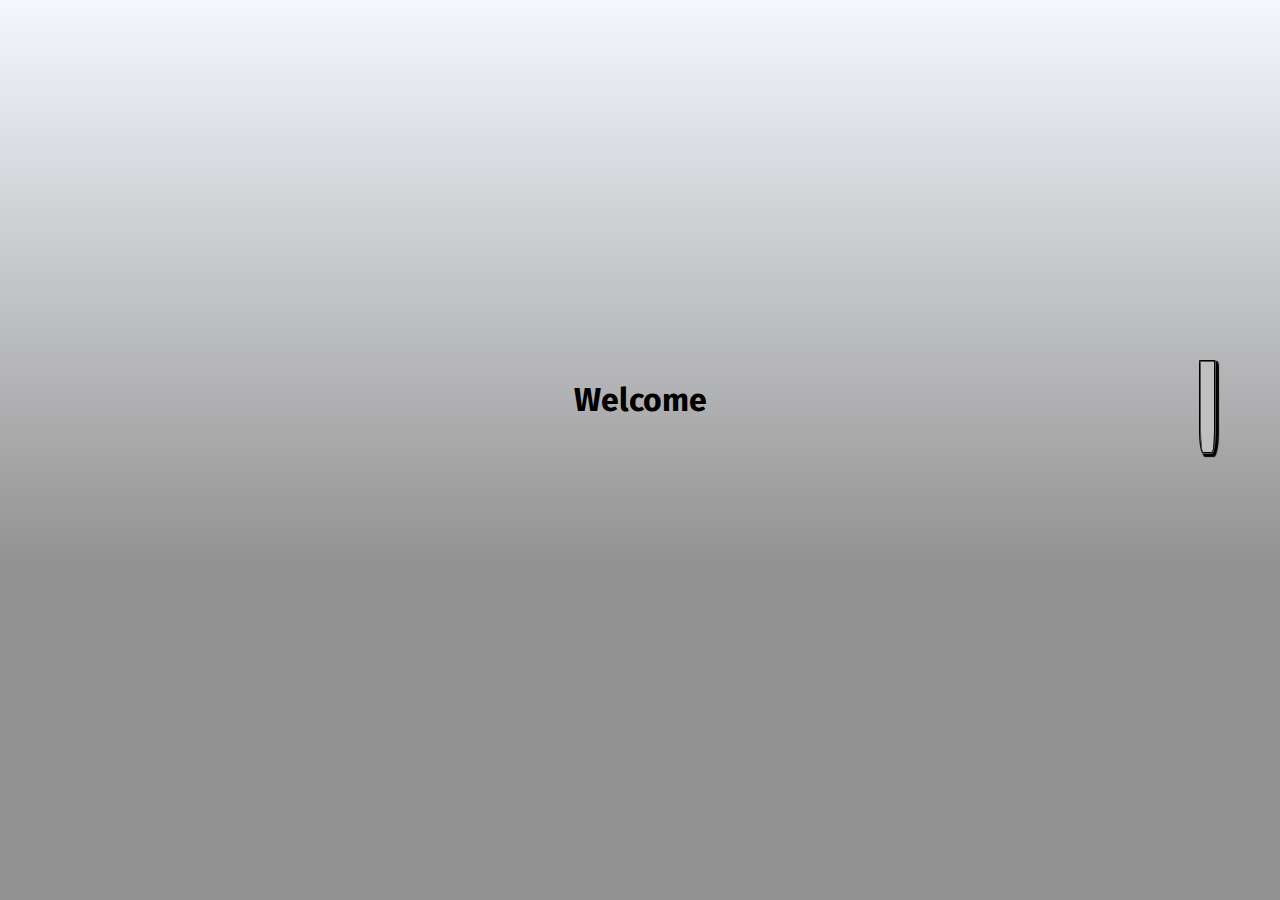
<file: index.html>
<!DOCTYPE html>
<html lang="en">
  <head>
    <meta charset="UTF-8" />
    <meta http-equiv="X-UA-Compatible" content="IE=edge" />
    <meta name="viewport" content="width=device-width, initial-scale=1.0" />
    <title>MyPortfolio</title>
    <link rel="stylesheet" href="./Styles/index.css" />
    <link
      href="https://fonts.googleapis.com/css2?family=Fira+Sans:wght@300&display=swap"
      rel="stylesheet"
    />
    <link
      rel="stylesheet"
      href="https://cdnjs.cloudflare.com/ajax/libs/font-awesome/5.15.3/css/all.min.css"
      integrity="sha512-iBBXm8fW90+nuLcSKlbmrPcLa0OT92xO1BIsZ+ywDWZCvqsWgccV3gFoRBv0z+8dLJgyAHIhR35VZc2oM/gI1w=="
      crossorigin="anonymous"
    />
  </head>
  <body>
    <div class="socialMedia">
      <a
        href="https://www.linkedin.com/in/andrei-sbirciog-128a7018a/"
        target="_blank"
      >
        <i class="fab fa-linkedin"></i>
      </a>
      <a href="https://github.com/xandrei08" target="_blank">
        <i class="fab fa-github"></i
      ></a>
    </div>
    <nav id="navC">
      <a class="navL" href="./views/index.html"> Home</a>
      <a class="navL" href="./views/about.html">About</a>
      <a class="navL" href="./views/portfolio.html">Showcase</a>
      <a class="navL" href="./views/contact.html">Contact</a>
    </nav>
    <div class="overLay">
      <div id="handle"></div>
      <h1 id="h1">Welcome</h1>
    </div>
    <main class="maindHeader">
      <div id="firstHeader">
        <h3 id="h3">Welcome</h3>
      </div>
      <div id="information">
        <h4 id="hello">Hello.</h4>
        <p id="pInfo">I'm Andrei</p>
      </div>
      <div class="mainOverlay">
        <p id="availableDate">22</p>
        <p id="availableMonth">Mar</p>
        <p id="availableText">Available</p>
        <p id="infoOverlay">Junior</p>
        <p id="infOverlay2">Front End</p>
        <p id="infoOverlay3">Developer</p>
      </div>
      <div id="verticalLine"></div>
      <div id="verticalLine2"></div>
      <div id="verticalLine3"></div>
    </main>

    <footer>
      <p id="footer">
        Programmed By:
        <span class="extra">Andrei Sbirciog / xandreix93@gmail.com</span>
      </p>
    </footer>
    <script src="https://cdnjs.cloudflare.com/ajax/libs/gsap/3.6.0/gsap.min.js"></script>
    <script src="./JS.files/loading.js"></script>
  </body>
</html>
</file>
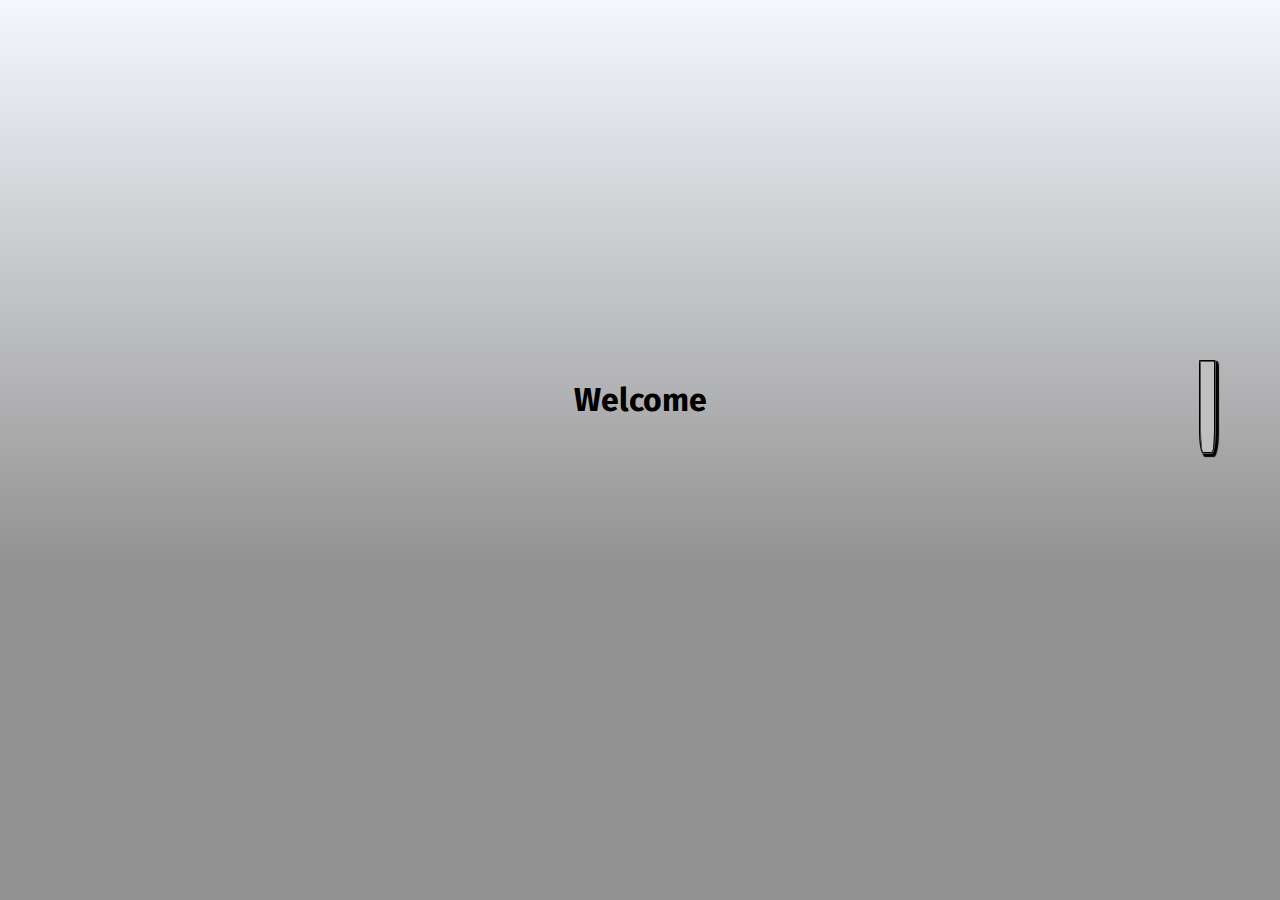
<file: views/index.html>
<!DOCTYPE html>
<html lang="en">
  <head>
    <meta charset="UTF-8" />
    <meta http-equiv="X-UA-Compatible" content="IE=edge" />
    <meta name="viewport" content="width=device-width, initial-scale=1.0" />
    <title>MyPortfolio</title>
    <link rel="stylesheet" href="../Styles/index.css" />
    <link
      href="https://fonts.googleapis.com/css2?family=Fira+Sans:wght@300&display=swap"
      rel="stylesheet"
    />
    <link
      rel="stylesheet"
      href="https://cdnjs.cloudflare.com/ajax/libs/font-awesome/5.15.3/css/all.min.css"
      integrity="sha512-iBBXm8fW90+nuLcSKlbmrPcLa0OT92xO1BIsZ+ywDWZCvqsWgccV3gFoRBv0z+8dLJgyAHIhR35VZc2oM/gI1w=="
      crossorigin="anonymous"
    />
  </head>
  <body>
    <div class="socialMedia">
      <a
        href="https://www.linkedin.com/in/andrei-sbirciog-128a7018a/"
        target="_blank"
      >
        <i class="fab fa-linkedin"></i>
      </a>
      <a href="https://github.com/xandrei08" target="_blank">
        <i class="fab fa-github"></i
      ></a>
    </div>
    <nav id="navC">
      <a class="navL" href="../views/index.html"> Home</a>
      <a class="navL" href="../views/about.html">About</a>
      <a class="navL" href="../views/portfolio.html">Showcase</a>
      <a class="navL" href="../views/contact.html">Contact</a>
    </nav>
    <div class="overLay">
      <div id="handle"></div>
      <h1 id="h1">Welcome</h1>
    </div>
    <main class="maindHeader">
      <div id="firstHeader">
        <h3 id="h3">Welcome</h3>
      </div>
      <div id="information">
        <h4 id="hello">Hello.</h4>
        <p id="pInfo">I'm Andrei</p>
      </div>
      <div class="mainOverlay">
        <p id="availableDate">22</p>
        <p id="availableMonth">Mar</p>
        <p id="availableText">Available</p>
        <p id="infoOverlay">Junior</p>
        <p id="infOverlay2">Front End</p>
        <p id="infoOverlay3">Developer</p>
      </div>
      <div id="verticalLine"></div>
      <div id="verticalLine2"></div>
      <div id="verticalLine3"></div>
    </main>

    <footer>
      <p id="footer">
        Programmed By:
        <span class="extra">Andrei Sbirciog / xandreix93@gmail.com</span>
      </p>
    </footer>
    <script src="https://cdnjs.cloudflare.com/ajax/libs/gsap/3.6.0/gsap.min.js"></script>
    <script src="../JS.files/loading.js"></script>
  </body>
</html>
</file>
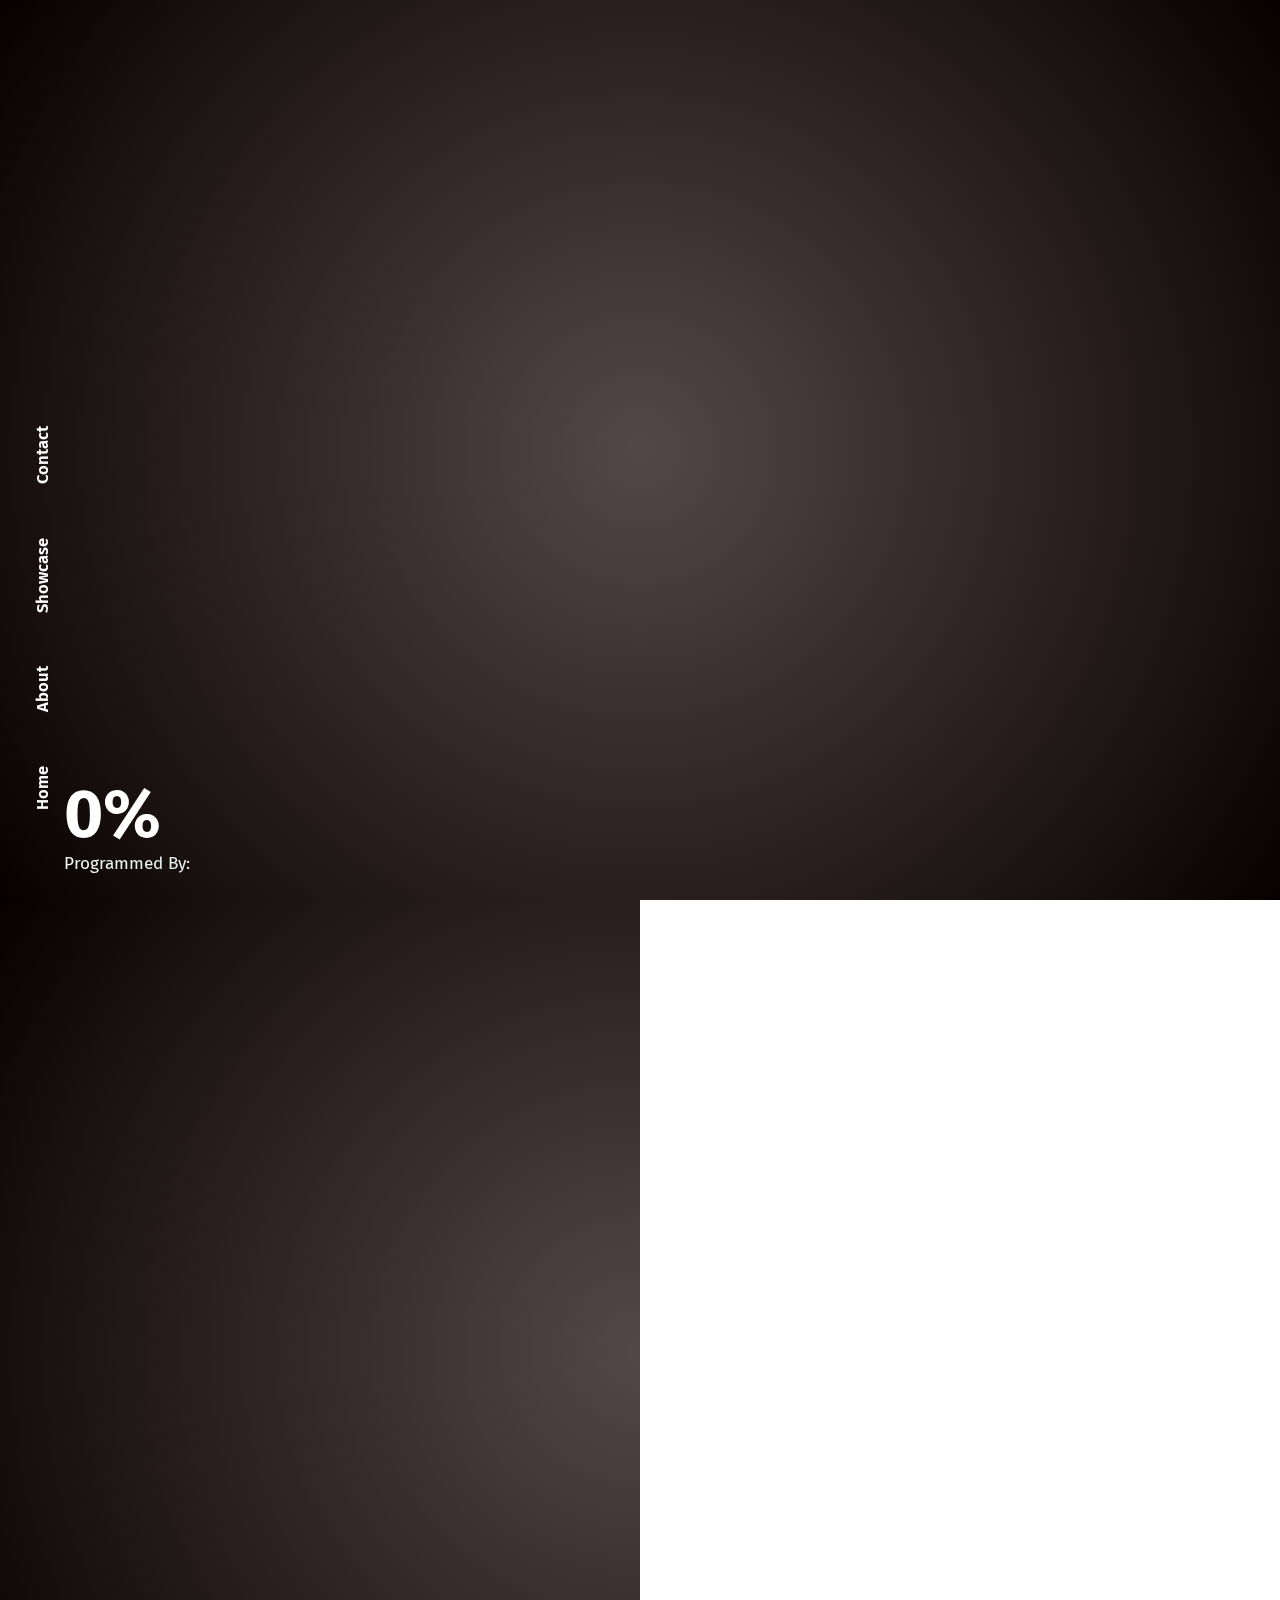
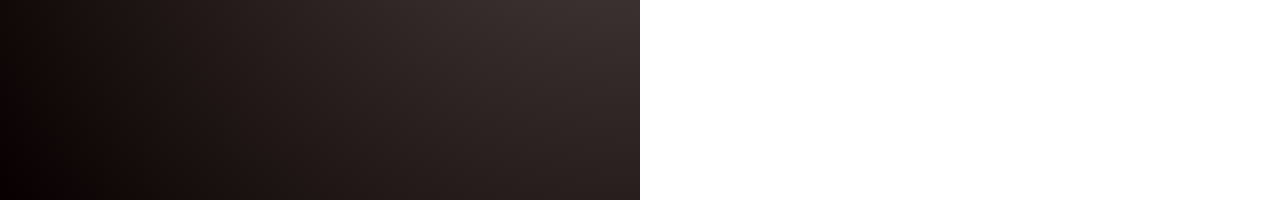
<file: views/about.html>
<!DOCTYPE html>
<html lang="en">
  <head>
    <meta charset="UTF-8" />
    <meta http-equiv="X-UA-Compatible" content="IE=edge" />
    <meta name="viewport" content="width=device-width, initial-scale=1.0" />
    <title>MyPortfolio</title>
    <link rel="stylesheet" href="../Styles/about.css" />
    <link
      href="https://fonts.googleapis.com/css2?family=Fira+Sans:wght@300&display=swap"
      rel="stylesheet"
    />
    <link
      rel="stylesheet"
      href="https://cdnjs.cloudflare.com/ajax/libs/font-awesome/5.15.3/css/all.min.css"
      integrity="sha512-iBBXm8fW90+nuLcSKlbmrPcLa0OT92xO1BIsZ+ywDWZCvqsWgccV3gFoRBv0z+8dLJgyAHIhR35VZc2oM/gI1w=="
      crossorigin="anonymous"
    />
  </head>
  <body>
    <div class="socialMedia">
      <a
        href="https://www.linkedin.com/in/andrei-sbirciog-128a7018a/"
        target="_blank"
      >
        <i class="fab fa-linkedin"></i>
      </a>
      <a href="https://github.com/xandrei08" target="_blank">
        <i class="fab fa-github"></i
      ></a>
    </div>
    <nav id="navC">
      <a class="navL" href="../views/index.html">Home</a>
      <a class="navL" href="../views/about.html">About</a>
      <a class="navL" href="../views/portfolio.html">Showcase</a>
      <a class="navL" href="../views/contact.html">Contact</a>
    </nav>
    <h1 class="counterHeader">0%</h1>
    <div class="main">
      <div class="leftWrapper">
        <h2 id="h2">Few things about me!</h2>
        <p id="pFirst">
          I am passionate about learning the latest and greatest technologies
          wheter that is front-end or even back-end.Also in terms of work and
          engagement of a project,always i am trying to give my best and
          acomplish them before the deadlines.
        </p>
        <p id="pSecond">
          Considering that the world is in a continueing changing,the chance of
          improving the digital world through nowadays technology driven my
          desire to step forward and improve my learnt skills to the next level,
          in purpose of offering a better experience for people that interact
          with it.
        </p>
      </div>
      <div class="rightWrapper">
        <h3 class="subtitle">My Skills</h3>
        <ul class="skill">
          <a class="skills"> HTML</a>
          <a class="skills"> CSS</a>
          <a class="skills"> BootStrap</a>
          <a class="skills"> JavaScript</a>
          <a class="skills"> Vanila ES6</a>
          <a class="skills">GSAP</a>
        </ul>
        <p class="desc">
          I started to explore this world as a hobby since 2018,then in 2019 I
          managed to get a place at Coventry University, BSc Computing Sciences
          up to 2020.During that year 2019-2020 i've been studied:
        </p>
        <ul class="skillsCC">
          <a id="skillsC"> Networking</a>
          <a id="skillsC"> Cyber Security</a>
          <a id="skillsC"> Operating Systems</a>
          <a id="skillsC"> Programming (Phyton)</a>
        </ul>
        <ol id="boxes">
          <a class="box1">Since</a>
          <a class="box2">October 2020</a>
          <a class="box3">to current date</a>
          <a class="box4"> I have been taught </a>
          <a class="box5"> by Personal Mentor</a>
        </ol>
      </div>
    </div>
    <footer>
      <p id="footer">
        Programmed By:
        <span class="extra">Andrei Sbirciog / xandreix93@gmail.com</span>
      </p>
    </footer>
    <script src="https://cdnjs.cloudflare.com/ajax/libs/gsap/3.6.0/gsap.min.js"></script>
    <script src="../JS.files/aboutGSAp.js"></script>
  </body>
</html>
</file>
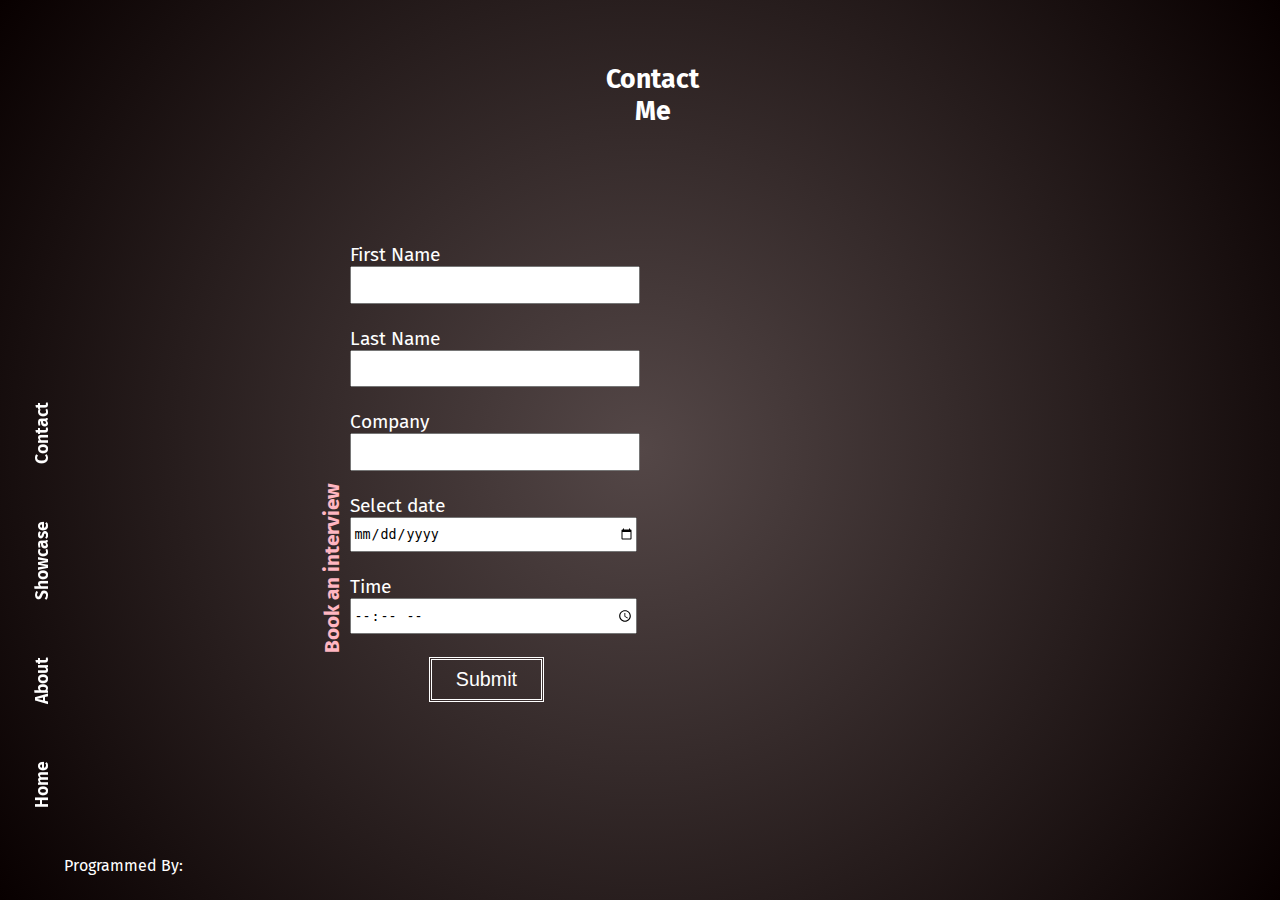
<file: views/contact.html>
<!DOCTYPE html>
<html lang="en">
  <head>
    <meta charset="UTF-8" />
    <meta http-equiv="X-UA-Compatible" content="IE=edge" />
    <meta name="viewport" content="width=device-width, initial-scale=1.0" />
    <title>MyPortfolio</title>
    <link rel="stylesheet" href="../Styles/contact.css" />
    <link rel="preconnect" href="https://fonts.gstatic.com" />
    <link rel="preconnect" href="https://fonts.gstatic.com" />
    <link
      href="https://fonts.googleapis.com/css2?family=Fira+Sans:wght@300&display=swap"
      rel="stylesheet"
    />
    <link
      rel="stylesheet"
      href="https://cdnjs.cloudflare.com/ajax/libs/font-awesome/5.15.3/css/all.min.css"
      integrity="sha512-iBBXm8fW90+nuLcSKlbmrPcLa0OT92xO1BIsZ+ywDWZCvqsWgccV3gFoRBv0z+8dLJgyAHIhR35VZc2oM/gI1w=="
      crossorigin="anonymous"
    />
  </head>
  <div class="socialMedia">
    <a
      href="https://www.linkedin.com/in/andrei-sbirciog-128a7018a/"
      target="_blank"
    >
      <i class="fab fa-linkedin"></i>
    </a>
    <a href="https://github.com/xandrei08" target="_blank">
      <i class="fab fa-github"></i
    ></a>
  </div>
  <body>
    <nav id="navC">
      <a class="navL" href="./views/index.html">Home</a>
      <a class="navL" href="./views/about.html">About</a>
      <a class="navL" href="./views/portfolio.html">Showcase</a>
      <a class="navL" href="./views/contact.html">Contact</a>
    </nav>
    <div id="platforms">
      <h1>Skype id: xandreis93@gmail.com</h1>
      <h1>Zoom id: xandreix93@gmail.com</h1>
    </div>
    <div class="contactMe">
      <h1 id="firstH">Contact Me</h1>
    </div>
    <div class="mainContent">
      <div class="bookMe">
        <form class="contact-form" id="contactForm">
          <label for="firstName">
            First Name <br />
            <input type="text" id="firstName" required /> </label
          ><br /><br />
          <label for="lastName">
            Last Name <br />
            <input type="text" id="lastName" required /> </label
          ><br /><br />
          <label for="company"
            >Company <br />
            <input type="text" id="company" required />
          </label>
          <br /><br />
          <label for="date">
            Select date <br />
            <input type="date" id="date" required /> </label
          ><br /><br />
          <label for="time"
            >Time <br />
            <input type="time" id="time" required />
          </label>
          <h4 id="secondH">Book an interview</h4>
          <br /><br />
          <input type="submit" id="submit" value="Submit" />
        </form>
      </div>
      <div class="cards">
        <div id="card1">
          <h2 id="cardsHeader">What's Next?</h2>
          <p id="p1">
            First of all i would like to thank you for visiting my portfolio. If
            you booked me through that form please take in consideration that is
            an online interview.
          </p>
        </div>
        <div id="card2">
          <h3 id="cardsHeader2">Prefer to call?</h3>
          <p id="p2">
            Ro Mobile: +40 758718999 <br />
            UK Mobile: +44 7424131617
          </p>
        </div>
      </div>
    </div>
    <footer>
      <p id="footer">
        Programmed By:
        <span class="extra">Andrei Sbirciog / xandreix93@gmail.com</span>
      </p>
    </footer>
    <script src="https://cdnjs.cloudflare.com/ajax/libs/gsap/3.6.0/gsap.min.js"></script>
    <script src="../JS.files/contact.js"></script>
    <script type="module" src="../JS.files/contactForm.js"></script>
  </body>
</html>
</file>
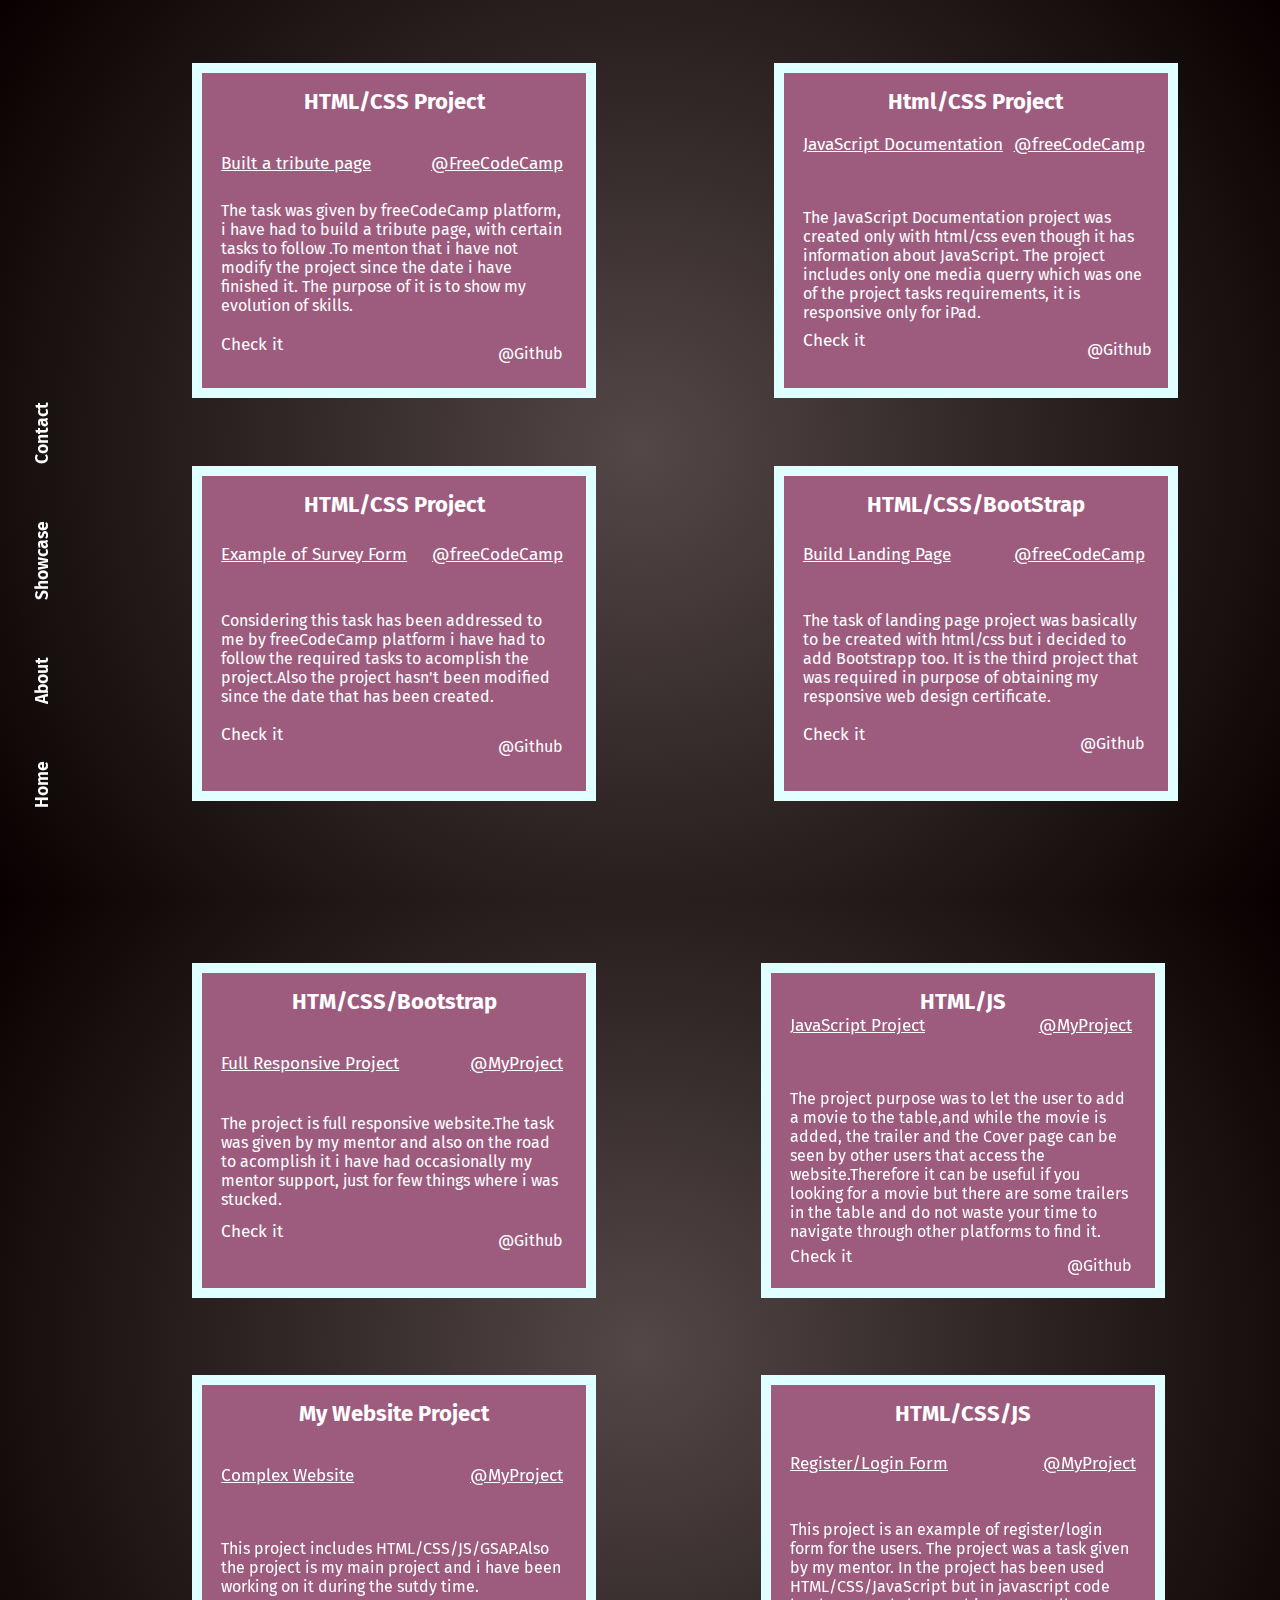
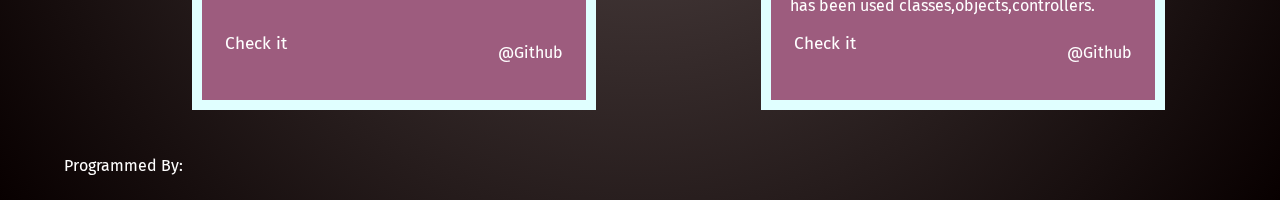
<file: views/portfolio.html>
<!DOCTYPE html>
<html lang="en">
  <head>
    <meta charset="UTF-8" />
    <meta http-equiv="X-UA-Compatible" content="IE=edge" />
    <meta name="viewport" content="width=device-width, initial-scale=1.0" />
    <title>MyPortfolio</title>
    <link rel="stylesheet" href="../Styles/portfolio.css" />
    <link
      href="https://fonts.googleapis.com/css2?family=Fira+Sans:wght@300&display=swap"
      rel="stylesheet"
    />
    <link
      rel="stylesheet"
      href="https://cdnjs.cloudflare.com/ajax/libs/font-awesome/5.15.3/css/all.min.css"
      integrity="sha512-iBBXm8fW90+nuLcSKlbmrPcLa0OT92xO1BIsZ+ywDWZCvqsWgccV3gFoRBv0z+8dLJgyAHIhR35VZc2oM/gI1w=="
      crossorigin="anonymous"
    />
  </head>
  <div class="socialMedia">
    <a
      href="https://www.linkedin.com/in/andrei-sbirciog-128a7018a/"
      target="_blank"
    >
      <i class="fab fa-linkedin"></i>
    </a>
    <a href="https://github.com/xandrei08" target="_blank">
      <i class="fab fa-github"></i
    ></a>
  </div>
  <body>
    <nav id="navC">
      <a class="navL" href="../views/index.html">Home</a>
      <a class="navL" href="../views/about.html">About</a>
      <a class="navL" href="../views/portfolio.html">Showcase</a>
      <a class="navL" href="../views/contact.html">Contact</a>
    </nav>
    <div class="wrapper">
      <div id="projects">
        <h1 id="hP">P</h1>
        <h1 id="hR">R</h1>
        <h1 id="hO">O</h1>
        <h1 id="hJ">J</h1>
        <h1 id="hE">E</h1>
        <h1 id="hC">C</h1>
        <h1 id="hT">T</h1>
        <h1 id="hS">S</h1>
      </div>
      <section class="panel" id="one">
        <div id="card1">
          <h1>HTML/CSS Project</h1>
          <p id="p1">Built a tribute page</p>
          <p id="p2">@FreeCodeCamp</p>
          <p id="p3">
            The task was given by freeCodeCamp platform, i have had to build a
            tribute page, with certain tasks to follow .To menton that i have
            not modify the project since the date i have finished it. The
            purpose of it is to show my evolution of skills.
          </p>
          <p id="git">@Github</p>
          <a
            href="https://xandrei08.github.io/TributePage/"
            id="btn1"
            target="_blank"
            >Check it</a
          >
        </div>
        <div id="card2">
          <h1>HTML/CSS Project</h1>
          <p id="p4">Example of Survey Form</p>
          <p id="p5">@freeCodeCamp</p>
          <p id="p6">
            Considering this task has been addressed to me by freeCodeCamp
            platform i have had to follow the required tasks to acomplish the
            project.Also the project hasn't been modified since the date that
            has been created.
          </p>
          <a
            href="https://xandrei08.github.io/Survey-Form/"
            id="btn2"
            target="_blank"
            >Check it</a
          >
          <p id="git2">@Github</p>
        </div>
        <div id="card3">
          <h1>HTML/CSS/BootStrap</h1>
          <p id="p7">Build Landing Page</p>
          <p id="p8">@freeCodeCamp</p>
          <p id="p9">
            The task of landing page project was basically to be created with
            html/css but i decided to add Bootstrapp too. It is the third
            project that was required in purpose of obtaining my responsive web
            design certificate.
          </p>
          <a
            href="https://xandrei08.github.io/LandingPage/"
            id="btn3"
            target="_blank"
            >Check it</a
          >
          <p id="git3">@Github</p>
        </div>
        <div id="card4">
          <h1>Html/CSS Project</h1>
          <p id="p10">JavaScript Documentation</p>
          <p id="p11">@freeCodeCamp</p>
          <p id="p12">
            The JavaScript Documentation project was created only with html/css
            even though it has information about JavaScript. The project
            includes only one media querry which was one of the project tasks
            requirements, it is responsive only for iPad.
          </p>
          <a href="https://xandrei08.github.io/JsDoc/" id="btn4" target="_blank"
            >Check it</a
          >
          <p id="git4">@Github</p>
        </div>
      </section>
      <section class="panel" id="two">
        <div id="card5">
          <h1>HTM/CSS/Bootstrap</h1>
          <p id="p13">Full Responsive Project</p>
          <p id="p14">@MyProject</p>
          <p id="p15">
            The project is full responsive website.The task was given by my
            mentor and also on the road to acomplish it i have had occasionally
            my mentor support, just for few things where i was stucked.
          </p>
          <a
            href="https://xandrei08.github.io/CompanyProject/"
            id="btn5"
            target="_blank"
            >Check it</a
          >
          <p id="git5">@Github</p>
        </div>
        <div id="card6">
          <h1>HTML/JS</h1>
          <p id="p16">JavaScript Project</p>
          <p id="p17">@MyProject</p>
          <p id="p18">
            The project purpose was to let the user to add a movie to the
            table,and while the movie is added, the trailer and the Cover page
            can be seen by other users that access the website.Therefore it can
            be useful if you looking for a movie but there are some trailers in
            the table and do not waste your time to navigate through other
            platforms to find it.
          </p>
          <a href="https://xandrei08.github.io/JsMov/" id="btn6" target="_blank"
            >Check it</a
          >
          <p id="git6">@Github</p>
        </div>
        <div id="card7">
          <h1>HTML/CSS/JS</h1>
          <p id="p19">Register/Login Form</p>
          <p id="p20">@MyProject</p>
          <p id="p21">
            This project is an example of register/login form for the users. The
            project was a task given by my mentor. In the project has been used
            HTML/CSS/JavaScript but in javascript code has been used
            classes,objects,controllers.
          </p>
          <a
            href="https://xandrei08.github.io/Register-Login/"
            id="btn7"
            target="_blank"
            >Check it</a
          >
          <p id="git7">@Github</p>
        </div>
        <div id="card8">
          <h1>My Website Project</h1>
          <p id="p22">Complex Website</p>
          <p id="p23">@MyProject</p>
          <p id="p24">
            This project includes HTML/CSS/JS/GSAP.Also the project is my main
            project and i have been working on it during the sutdy time.
          </p>
          <a href="http://andreimyportfolio.online/" id="btn8" target="_blank"
            >Check it</a
          >
          <pd id="git8">@Github</pd>
        </div>
        <footer>
          <p id="footer">
            Programmed By:
            <span class="extra">Andrei Sbirciog / xandreix93@gmail.com</span>
          </p>
        </footer>
      </section>
    </div>
    <script src="https://cdnjs.cloudflare.com/ajax/libs/gsap/3.6.0/gsap.min.js"></script>
    <script src="../JS.files/portfolio.js"></script>
  </body>
</html>
</file>
<file: Styles/index.css>
body {
  height: 100vh;
  width: 100vw;
  font-family: "Fira Sans", sans-serif;
  background: rgb(84, 71, 71);
  background: radial-gradient(
    circle,
    rgba(84, 71, 71, 1) 0%,
    rgba(8, 0, 0, 1) 100%
  );
  overflow: hidden;
  margin: 0;
  padding: 0;
}
.socialMedia {
  position: absolute;
  right: 2%;
  top: 5%;
  font-size: calc(20px + 0.5em);
}

.socialMedia a {
  color: #fff;
  text-decoration: none;
}
/*Navbar Style*/
#navC {
  position: fixed;
  transform-origin: 0 0;
  transform: rotate(-90deg);
  left: 2.5%;
  bottom: 5vh;
  opacity: 0;
  transition: all 0.5s ease-in-out;
}
.navL {
  display: inline-block;
  text-decoration: none;
  color: #fff;
  padding: 0 1.5em;
  font-size: calc(16px + 0.1em);
  font-weight: 600;
}
a.navL:hover {
  transform: translateY(-12%);
  transition: all 0.4s ease-in-out;
}
/* Loading Page style*/
.overLay {
  position: relative;
  height: 100%;
  width: 100%;
  opacity: 1;
  transition: all 1.5s ease;
  background: rgb(244, 248, 254);
  background: linear-gradient(
    180deg,
    rgba(244, 248, 254, 1) 0%,
    rgba(147, 146, 146, 1) 63%
  );
}

#handle {
  cursor: grab;
  position: absolute;
  height: 10vh;
  width: 1vw;
  top: 40%;
  right: 5%;
  border: 2px groove black;
  background: #c0c0c0;
  border-bottom-right-radius: 25%;
  border-bottom-left-radius: 25%;
  border-top-left-radius: 5%;
  border-top-right-radius: 5%;
  box-shadow: 2px 2px 1px 1px;
  transition: all 1s ease;
}
#h1 {
  position: absolute;
  top: 40%;
  left: 50%;
  transform: translateX(-50%);
  opacity: 1;
  transition: all 1s ease-in-out;
}
/*Welcome Box style */

.maindHeader {
  display: none;
}
#firstHeader {
  position: absolute;
  display: none;
  top: 5%;
  left: 5%;
  width: 10%;
  height: 10%;
  text-align: center;
  border-radius: 10px;
  border: 3px solid #f5f3ce;
  box-shadow: 5px 5px 0 0 #f5f3ce;
  animation: firstHeaderAnimation 3.5s 1;
  animation-fill-mode: both;
  opacity: 0;
}

@keyframes firstHeaderAnimation {
  0% {
    transform: scale(0);
  }

  100% {
    transform: scale(1) rotate(360deg);
  }
}
#h3 {
  color: #fff;
  font-size: calc(25px + 0.1em);
  display: none;
  transition: all 1s ease;
}
/* Main Home Content */
#information {
  position: relative;
}
#hello {
  position: absolute;
  top: 5vh;
  left: 18vw;
  font-size: calc(80px + 1em);
  color: #fff;
  opacity: 0;
}

#pInfo {
  position: absolute;
  top: 22vh;
  left: 18vw;
  font-size: calc(80px + 1em);
  opacity: 0;
}
@supports (-webkit-text-stroke: 5px #fff) {
  #pInfo {
    -webkit-text-stroke: 1px #fff;
  }
}
/* Junior Front End Developer available from 22*/
.mainOverlay {
  position: absolute;
  left: 18vw;
  bottom: 10%;
  width: 16vw;
  height: 32vh;
  border-top-left-radius: 50%;
  border-bottom-left-radius: 50%;
  border-bottom-right-radius: 50%;
  border: 5px solid #f5f3ce;
  border-right-width: 0;
  border-top-width: 0;
  animation: overlay2 5s 1;
  transition: all 1s ease;
}

@keyframes overlay2 {
  0% {
    border-top-left-radius: 50%;
    border-bottom-left-radius: 50%;
    border-bottom-right-radius: 50%;
    border: 5px solid #f5f3ce;
    border-right-width: 0;
    border-top-width: 0;
    transform: scale(0);
  }
  10% {
    border-top-left-radius: 50%;
    border-bottom-left-radius: 50%;
    border-bottom-right-radius: 50%;
    border: 5px solid greenyellow;
    border-right-width: 0;
    border-top-width: 0;
  }
  20% {
    border-top-left-radius: 50%;
    border-bottom-left-radius: 50%;
    border-bottom-right-radius: 50%;
    border: 5px solid #6723b6;
    border-right-width: 0;
    border-top-width: 0;
  }
  30% {
    border-top-left-radius: 50%;
    border-bottom-left-radius: 50%;
    border-bottom-right-radius: 50%;
    border: 5px solid #d82561;
    border-right-width: 0;
    border-top-width: 0;
  }
  40% {
    border-top-left-radius: 50%;
    border-bottom-left-radius: 50%;
    border-bottom-right-radius: 50%;
    border: 5px solid #614064;
    border-right-width: 0;
    border-top-width: 0;
  }
  50% {
    border-top-left-radius: 50%;
    border-bottom-left-radius: 50%;
    border-bottom-right-radius: 50%;
    border: 5px solid #2299a8;
    border-right-width: 0;
    border-top-width: 0;
  }
  80% {
    border-top-left-radius: 50%;
    border-bottom-left-radius: 50%;
    border-bottom-right-radius: 50%;
    border: 5px solid #ff551c;
    border-right-width: 0;
    border-top-width: 0;
    transform: scale(1);
  }
  100% {
    border-top-left-radius: 50%;
    border-bottom-left-radius: 50%;
    border-bottom-right-radius: 50%;
    border: 5px solid #f5f3ce;
    border-right-width: 0;
    border-top-width: 0;
  }
}
/* available dates */
#availableDate {
  color: #fff;
  position: absolute;
  left: 65%;
  top: -45%;
  font-size: calc(90px + 1em);
}
#availableMonth {
  color: #fff;
  position: absolute;
  left: 108%;
  top: 2%;
  font-size: calc(30px + 0.2em);
}
#availableText {
  color: #fff;
  position: absolute;
  left: 106%;
  top: 27%;
}

#infoOverlay {
  color: #fff;
  position: absolute;
  font-size: calc(40px + 0.1em);
  left: 20%;
  top: 5%;
  opacity: 0;
}

#infOverlay2 {
  color: #fff;
  position: absolute;
  font-size: calc(40px + 0.1em);
  left: 20%;
  top: 22%;
  opacity: 0;
}
#infoOverlay3 {
  color: #fff;
  position: absolute;
  font-size: calc(40px + 0.1em);
  left: 20%;
  top: 40%;
  opacity: 0;
}
/*Vertical Lines  */

#verticalLine {
  position: absolute;
  right: 10vw;
  background-color: #fff;
  height: 90vh;
  width: 1vw;
  transform: translateY(-100%);
}
#verticalLine2 {
  position: absolute;
  right: 15vw;
  background-color: #fff;
  height: 90vh;
  width: 1vw;
  transform: translateY(-100%);
}
#verticalLine3 {
  position: absolute;
  right: 20vw;
  background-color: #fff;
  height: 90vh;
  width: 1vw;
  transform: translateY(-100%);
}
/* footer side */
footer > p {
  position: absolute;
  bottom: 1%;
  left: 5%;
  color: #fff;
  display: none;
}
.extra {
  position: absolute;
  right: -50vw;
  display: none;
  cursor: pointer;
}

footer > p:hover .extra {
  display: inline-block;
}

/* Media QUeries */

@media only screen and (min-width: 320px) and (max-width: 568px) {
  .navL {
    display: inline-block;
    text-decoration: none;
    padding: 0 1.5em;
    font-size: calc(10px + 0.1em);
    font-weight: 600;
  }
  .socialMedia {
    position: absolute;
    left: 5%;
    top: 12%;
    font-size: calc(10px + 0.5em);
  }

  .socialMedia a {
    color: #fff;
  }

  #firstHeader {
    position: absolute;
    display: none;
    top: 5%;
    left: 5%;
    width: 13%;
    height: 3%;
    text-align: center;
    border-radius: 10px;
    border: 3px double #f5f3ce;
    box-shadow: 1px 1px 0 0 #f5f3ce;
    animation: firstHeaderAnimation 3.5s 1;
    animation-fill-mode: both;
    opacity: 0;
  }
  #h3 {
    position: absolute;
    margin-top: 5%;
    font-size: calc(8px + 0.1em);
    display: none;
    transition: all 1s ease;
  }

  #hello {
    position: absolute;
    top: 13vh;
    left: 21vw;
    font-size: calc(20px + 1em);
    color: #fff;
  }
  #pInfo {
    position: absolute;
    top: 24vh;
    left: 22vw;
    font-size: calc(20px + 0.5em);
    opacity: 0;
  }
  @supports (-webkit-text-stroke: 5px #fff) {
    #pInfo {
      -webkit-text-stroke: 0.2px #fff;
    }
  }
  .mainOverlay {
    position: absolute;
    left: 18vw;
    bottom: 20%;
    width: 30vw;
    height: 15vh;
    border-top-left-radius: 50%;
    border-bottom-left-radius: 50%;
    border-bottom-right-radius: 50%;
    border: 5px solid #f5f3ce;
    border-right-width: 0;
    border-top-width: 0;
    animation: overlay2 5s 1;
    transition: all 1s ease;
  }
  #availableDate {
    left: 82%;
    top: -45%;
    font-size: calc(20px + 1em);
  }
  #availableMonth {
    left: 120%;
    top: -15%;
    font-size: calc(20px + 0.2em);
  }
  #availableText {
    position: absolute;
    font-size: calc(10px + 0.1em);
    left: 106%;
    top: 22%;
  }
  #infoOverlay {
    position: absolute;
    font-size: calc(18px + 0.1em);
    left: 22%;
    top: -3%;
    opacity: 0;
  }
  #infOverlay2 {
    position: absolute;
    font-size: calc(13px + 0.1em);
    left: 20%;
    top: 32%;
    opacity: 0;
  }
  #infoOverlay3 {
    position: absolute;
    font-size: calc(13px + 0.1em);
    left: 20%;
    top: 50%;
    opacity: 0;
  }
  footer > p {
    position: absolute;
    bottom: 1%;
    left: 5%;
    display: none;
    font-size: calc(10px + 0.1em);
  }
  .extra {
    position: absolute;
    right: -60vw;
    display: none;
    cursor: pointer;
    font-size: calc(8px + 0.1em);
  }
}

@media only screen and (min-width: 375px) and (max-width: 667px) {
  #h3 {
    position: absolute;
    margin-top: 8%;
    margin-left: 7%;
    font-size: calc(8px + 0.1em);
    display: none;
    transition: all 1s ease;
  }
  #pInfo {
    top: 22vh;
  }
  #availableDate {
    left: 82%;
    top: -45%;
  }
  #availableMonth {
    left: 116%;
    top: -21%;
  }
  #availableText {
    left: 106%;
    top: 15%;
  }
}

@media only screen and (min-width: 570px) and (max-width: 744px) {
  .navL {
    font-size: calc(13px + 0.1em);
  }
  .socialMedia {
    left: 5%;
    top: 12%;
    font-size: calc(10px + 0.5em);
  }

  #firstHeader {
    top: 5%;
    left: 5%;
    width: 13%;
    height: 3%;
    text-align: center;
    border-radius: 10px;
    border: 3px double #f5f3ce;
    box-shadow: 1px 1px 0 0 #f5f3ce;
  }
  #h3 {
    margin-top: 5%;
    margin-left: 12%;
    font-size: calc(12px + 0.1em);
  }

  #hello {
    top: 13vh;
    left: 21vw;
    font-size: calc(40px + 1em);
  }
  #pInfo {
    top: 25vh;
    left: 21vw;
    font-size: calc(35px + 0.5em);
  }
  @supports (-webkit-text-stroke: 5px #fff) {
    #pInfo {
      -webkit-text-stroke: 0.2px #fff;
    }
  }
  .mainOverlay {
    left: 18vw;
    bottom: 20%;
    width: 26vw;
    height: 15vh;
    border-top-left-radius: 50%;
    border-bottom-left-radius: 50%;
    border-bottom-right-radius: 50%;
    border: 5px solid #f5f3ce;
    border-right-width: 0;
    border-top-width: 0;
  }
  #availableDate {
    left: 75%;
    top: -45%;
    font-size: calc(30px + 1em);
  }
  #availableMonth {
    left: 106%;
    top: -15%;
    font-size: calc(25px + 0.2em);
  }
  #availableText {
    font-size: calc(18px + 0.1em);
    left: 106%;
    top: 17%;
  }
  #infoOverlay {
    font-size: calc(22px + 0.1em);
    left: 20%;
    top: -2%;
  }
  #infOverlay2 {
    font-size: calc(22px + 0.1em);
    left: 20%;
    top: 20%;
  }
  #infoOverlay3 {
    font-size: calc(22px + 0.1em);
    left: 20%;
    top: 40%;
  }
  footer > p {
    font-size: calc(12px + 0.1em);
  }
  .extra {
    font-size: calc(12px + 0.1em);
  }
}

@media only screen and (min-width: 745px) and (max-width: 1024px) {
  .navL {
    padding: 0 1.5em;
    font-size: calc(15px + 0.1em);
  }
  .socialMedia {
    left: 5%;
    top: 14%;
    font-size: calc(14px + 0.5em);
  }

  #firstHeader {
    top: 5%;
    left: 5%;
    width: 20%;
    height: 5%;
    border-radius: 10px;
    border: 3px double #f5f3ce;
    box-shadow: 3px 3px 0 0 #f5f3ce;
  }
  #h3 {
    margin-top: 0%;
    margin-left: 9%;
    font-size: calc(22px + 0.5em);
  }
  #hello {
    top: 13vh;
    left: 21vw;
    font-size: calc(50px + 1em);
  }
  #pInfo {
    top: 26vh;
    left: 21vw;
    font-size: calc(45px + 0.5em);
  }
  @supports (-webkit-text-stroke: 5px #fff) {
    #pInfo {
      -webkit-text-stroke: 0.2px #fff;
    }
  }
  .mainOverlay {
    left: 18vw;
    bottom: 20%;
    width: 25vw;
    height: 20vh;
    border-top-left-radius: 50%;
    border-bottom-left-radius: 50%;
    border-bottom-right-radius: 50%;
    border: 5px solid #f5f3ce;
    border-right-width: 0;
    border-top-width: 0;
  }
  #availableDate {
    left: 75%;
    top: -42%;
    font-size: calc(45px + 1em);
  }
  #availableMonth {
    left: 110%;
    top: -19%;
    font-size: calc(40px + 0.2em);
  }
  #availableText {
    font-size: calc(35px + 0.1em);
    left: 106%;
    top: 12%;
  }
  #infoOverlay {
    font-size: calc(25px + 0.1em);
    left: 22%;
    top: 6%;
  }
  #infOverlay2 {
    font-size: calc(25px + 0.1em);
    left: 20%;
    top: 27%;
  }
  #infoOverlay3 {
    font-size: calc(25px + 0.1em);
    left: 20%;
    top: 48%;
  }
  footer > p {
    font-size: calc(15px + 0.1em);
  }
  .extra {
    font-size: calc(15px + 0.1em);
  }
}

@media only screen and (min-width: 1024px) and (max-width: 1366px) {
  .navL {
    font-size: calc(15px + 0.1em);
  }
  .socialMedia {
    left: 5%;
    top: 16%;
    font-size: calc(20px + 0.5em);
  }

  #firstHeader {
    top: 5%;
    left: 5%;
    width: 15%;
    height: 8%;
  }
  #h3 {
    margin-top: 5%;
    margin-left: 7%;
    font-size: calc(25px + 0.5em);
  }
  #hello {
    top: 10vh;
    left: 21vw;
    font-size: calc(65px + 1em);
  }
  #pInfo {
    top: 25vh;
    left: 21vw;
    font-size: calc(60px + 0.5em);
  }
  @supports (-webkit-text-stroke: 5px #fff) {
    #pInfo {
      -webkit-text-stroke: 0.2px #fff;
    }
  }
  .mainOverlay {
    left: 18vw;
    bottom: 20%;
    width: 25vw;
    height: 25vh;
    border-top-left-radius: 50%;
    border-bottom-left-radius: 50%;
    border-bottom-right-radius: 50%;
    border: 5px solid #f5f3ce;
    border-right-width: 0;
    border-top-width: 0;
  }
  #availableDate {
    left: 75%;
    top: -49%;
    font-size: calc(65px + 1em);
  }
  #availableMonth {
    left: 105%;
    top: -25%;
    font-size: calc(55px + 0.2em);
  }
  #availableText {
    font-size: calc(40px + 0.1em);
    left: 106%;
    top: 11%;
  }
  #infoOverlay {
    font-size: calc(40px + 0.1em);
    left: 22%;
    top: -7%;
  }
  #infOverlay2 {
    font-size: calc(40px + 0.1em);
    left: 20%;
    top: 16%;
  }
  #infoOverlay3 {
    font-size: calc(40px + 0.1em);
    left: 20%;
    top: 38%;
  }
  footer > p {
    font-size: calc(13px + 0.1em);
  }
  .extra {
    font-size: calc(13px + 0.1em);
  }
}
</file>
<file: Styles/about.css>
body {
  height: 100vh;
  width: 100vw;
  font-family: "Fira Sans", sans-serif;
  background: rgb(84, 71, 71);
  background: radial-gradient(
    circle,
    rgba(84, 71, 71, 1) 0%,
    rgba(8, 0, 0, 1) 100%
  );
  overflow-y: hidden;
  margin: 0;
  padding: 0;
}
.socialMedia {
  position: absolute;
  right: 2%;
  top: 5%;
  font-size: calc(20px + 0.5em);
  mix-blend-mode: difference;
  z-index: 1;
}

.socialMedia a {
  color: #fff;
  text-decoration: none;
}

#navC {
  position: fixed;
  transform-origin: 0 0;
  transform: rotate(-90deg);
  left: 2.5%;
  bottom: 5vh;
}
.navL {
  display: inline-block;
  text-decoration: none;
  color: #fff;
  padding: 0 1.5em;
  font-size: calc(16px + 0.1em);
  font-weight: 600;
}
a.navL:hover {
  transform: translateY(-12%);
  transition: all 0.4s ease-in-out;
}
.counterHeader {
  position: absolute;
  bottom: 5%;
  left: 5%;
  margin: 0;
  color: #fff;
  font-size: calc(16px + 4vw);
  opacity: 0;
}
#h2 {
  padding: 0;
  margin-top: 10vh;
  margin-left: 8.6vw;
  opacity: 0;
  color: #fff;
  font-size: calc(15px + 1vw);
  transition: all 0.4s ease-in-out;
}
#pFirst {
  color: white;
  display: grid;
  justify-content: center;
  align-items: center;
  height: 30vh;
  padding: 0 1.5em;
  font-size: calc(16px + 0.5em);
  line-height: 4vh;
  width: 40vw;
  margin-left: 12%;
  opacity: 0;
}
#pSecond {
  color: white;
  display: grid;
  justify-content: center;
  align-items: center;
  height: 30vh;
  padding: 0 1.5em;
  font-size: calc(16px + 0.5em);
  line-height: 4vh;
  width: 40vw;
  margin-left: 12%;
  opacity: 0;
}
.main {
  height: 100vh;
  display: grid;
  grid-template-columns: repeat(2, 1fr);
}

.rightWrapper {
  padding: 0 2vw;
  height: 100vh;
  background-color: #fff;
  transform: translateY(100%);
}

.subtitle {
  opacity: 0;
  position: absolute;
  top: 4.5vh;
  left: 41%;
  font-weight: 600;
  font-size: calc(24px + 0.5em);
}
.desc {
  display: grid;
  position: absolute;
  bottom: 26vh;
  width: 45.5vw;
  height: 13vh;
  font-size: calc(16px + 0.5em);
  font-weight: 600;
  opacity: 0;
}

/* Paragraphs of left side */

/* right side Skills */

.skill {
  display: grid;
  left: 0vw;
  width: 10vw;
  height: 40vh;
  position: absolute;
  top: 15vh;
  font-weight: 600;
  font-size: calc(14px + 0.4em);
  opacity: 0;
}

.skillsCC {
  display: grid;
  position: absolute;
  bottom: 2.9vh;
  right: 19.5vw;
  width: 12vw;
  height: 23.5vh;
  font-size: calc(14px + 0.4em);
  line-height: 4vh;
  opacity: 0;
}
#skillsC {
  opacity: 1;
  font-weight: 600;
}

#boxes {
  display: grid;
  font-weight: 600;
  width: 12vw;
  position: absolute;
  top: 15.5vh;
  right: 3vw;
  font-size: calc(14px + 0.4em);
  line-height: 2.5em;
}
/*Boxes */
.box1 {
  opacity: 0;
}
.box2 {
  opacity: 0;
}
.box3 {
  opacity: 0;
}
.box4 {
  opacity: 0;
}
.box5 {
  opacity: 0;
}

/* Footer */

footer > p {
  position: absolute;
  bottom: 1%;
  left: 5%;
  color: #fff;
  mix-blend-mode: difference;
}
.extra {
  position: absolute;
  right: -50vw;
  display: none;
  cursor: pointer;
  mix-blend-mode: difference;
}

footer > p:hover .extra {
  display: inline-block;
}

@media only screen and (min-width: 320px) and (max-width: 568px) {
  .socialMedia {
    right: 2%;
    top: 1%;
    font-size: calc(10px + 0.5em);
  }

  .navL {
    font-size: calc(10px + 0.1em);
  }
  .counterHeader {
    font-size: calc(10px + 4vw);
  }

  #h2 {
    margin-top: 5vh;
    margin-left: 12vw;
    font-size: calc(13px + 0.1em);
  }

  /* Paragraphs of left side */

  #pFirst {
    height: 20vh;
    padding: 0 1em;
    font-size: calc(14px + 0.1em);
    line-height: 2.1vh;
    width: 40vw;
    margin-left: 12%;
  }
  #pSecond {
    height: 30vh;
    padding: 0 0.7em;
    font-size: calc(14px + 0.1em);
    line-height: 2.1vh;
    width: 40vw;
    margin-left: 12%;
    margin-top: 80%;
  }
  /* right side Skills */
  .subtitle {
    top: 4.5vh;
    font-size: calc(10px + 0.5em);
  }

  .skill {
    left: -5vw;
    width: 10vw;
    height: 40vh;
    top: 15vh;
    font-size: calc(6px + 0.4em);
  }
  .desc {
    bottom: 35vh;
    width: 45.5vw;
    height: 5vh;
    font-size: calc(8px + 0.3em);
  }
  .skillsCC {
    bottom: 10vh;
    right: 19.5vw;
    width: 12vw;
    height: 14vh;
    font-size: calc(10px + 0.2em);
    line-height: 3vh;
    bottom: 10vh;
  }

  #boxes {
    top: 12vh;
    right: 3vw;
    line-height: 1.2em;
  }
  /*Boxes */
  .box1 {
    font-size: calc(6px + 0.4em);
  }
  .box2 {
    font-size: calc(6px + 0.4em);
  }
  .box3 {
    font-size: calc(6px + 0.4em);
  }
  .box4 {
    font-size: calc(6px + 0.4em);
  }
  .box5 {
    font-size: calc(6px + 0.4em);
  }

  /* Footer */

  footer > p {
    font-size: calc(8px + 0.2em);
  }
  .extra {
    font-size: calc(8px + 0.2em);
    position: absolute;
    right: -60vw;
    display: none;
    cursor: pointer;
    mix-blend-mode: difference;
  }
}

@media only screen and (min-width: 568px) and (max-width: 744px) {
  .socialMedia {
    right: 2%;
    top: 1%;
    font-size: calc(10px + 0.5em);
  }

  .navL {
    font-size: calc(12px + 0.1em);
  }
  .counterHeader {
    font-size: calc(10px + 4vw);
  }

  #h2 {
    margin-top: 5vh;
    margin-left: 8vw;
    font-size: calc(20px + 0.1em);
  }

  /* Paragraphs of left side */

  #pFirst {
    height: 20vh;
    padding: 0 1em;
    font-size: calc(14px + 0.1em);
    line-height: 2.1vh;
    width: 40vw;
    margin-left: 12%;
  }
  #pSecond {
    height: 30vh;
    padding: 0 0.7em;
    font-size: calc(14px + 0.1em);
    line-height: 2.1vh;
    width: 40vw;
    margin-left: 12%;
    margin-top: 80%;
  }
  /* right side Skills */
  .subtitle {
    top: 4.5vh;
    font-size: calc(10px + 0.5em);
  }

  .skill {
    left: -5vw;
    width: 10vw;
    height: 40vh;
    top: 15vh;
    font-size: calc(6px + 0.4em);
  }
  .desc {
    bottom: 35vh;
    width: 45.5vw;
    height: 5vh;
    font-size: calc(8px + 0.3em);
  }
  .skillsCC {
    bottom: 10vh;
    right: 19.5vw;
    width: 12vw;
    height: 14vh;
    font-size: calc(10px + 0.2em);
    line-height: 3vh;
    bottom: 10vh;
  }

  #boxes {
    top: 12vh;
    right: 3vw;
    line-height: 1.2em;
  }
  /*Boxes */
  .box1 {
    font-size: calc(6px + 0.4em);
  }
  .box2 {
    font-size: calc(6px + 0.4em);
  }
  .box3 {
    font-size: calc(6px + 0.4em);
  }
  .box4 {
    font-size: calc(6px + 0.4em);
  }
  .box5 {
    font-size: calc(6px + 0.4em);
  }

  /* Footer */

  footer > p {
    font-size: calc(8px + 0.2em);
  }
  .extra {
    font-size: calc(8px + 0.2em);
    right: -60vw;
  }
}
@media only screen and (min-width: 745px) and (max-width: 1024px) {
  .navL {
    font-size: calc(12px + 0.1em);
  }
  #h2 {
    margin-top: 10vh;
    margin-left: 9vw;
    font-size: calc(13px + 1vw);
  }
  #pFirst {
    font-size: calc(12px + 0.5em);
  }
  #pSecond {
    font-size: calc(12px + 0.5em);
    margin-top: 20%;
  }
  .subtitle {
    top: 4.5vh;
    font-size: calc(20px + 0.5em);
  }

  .skill {
    left: -2vw;
    width: 10vw;
    height: 40vh;
    top: 15vh;
    font-size: calc(12px + 0.4em);
  }
  .desc {
    bottom: 35vh;
    width: 45.5vw;
    height: 5vh;
    font-size: calc(12px + 0.4em);
  }
  .skillsCC {
    bottom: 10vh;
    right: 19.5vw;
    width: 12vw;
    height: 14vh;
    font-size: calc(12px + 0.4em);
    line-height: 4vh;
    bottom: 15vh;
  }

  #boxes {
    top: 12vh;
    right: 3vw;
    line-height: 1.7em;
  }
  /*Boxes */
  .box1 {
    font-size: calc(8px + 0.4em);
  }
  .box2 {
    font-size: calc(8px + 0.4em);
  }
  .box3 {
    font-size: calc(8px + 0.4em);
  }
  .box4 {
    font-size: calc(8px + 0.4em);
  }
  .box5 {
    font-size: calc(8px + 0.4em);
  }

  footer > p {
    font-size: calc(10px + 0.2em);
  }
  .extra {
    font-size: calc(10px + 0.2em);
    right: -45vw;
  }
}
@media only screen and (min-width: 1024px) and (max-width: 1366px) {
  .navL {
    font-size: calc(15px + 0.1em);
  }
  #h2 {
    margin-top: 10vh;
    margin-left: 8.2vw;
    font-size: calc(15px + 1vw);
  }
  #pFirst {
    font-size: calc(15px + 0.5em);
  }
  #pSecond {
    font-size: calc(15px + 0.5em);
    margin-top: 10d%;
  }
  .subtitle {
    top: 2.5vh;
    font-size: calc(30px + 0.5em);
  }

  .skill {
    left: -1vw;
    width: 10vw;
    height: 30vh;
    top: 15vh;
    font-size: calc(15px + 0.4em);
  }
  .desc {
    bottom: 39vh;
    width: 45.5vw;
    height: 5vh;
    font-size: calc(15px + 0.4em);
  }
  .skillsCC {
    height: 20vh;
    font-size: calc(13px + 0.4em);
    bottom: 15vh;
    line-height: 6vh;
  }

  #boxes {
    top: 12vh;
    right: 3vw;
    line-height: 1.9em;
  }
  /*Boxes */
  .box1 {
    font-size: calc(10px + 0.4em);
  }
  .box2 {
    font-size: calc(10px + 0.4em);
  }
  .box3 {
    font-size: calc(10px + 0.4em);
  }
  .box4 {
    font-size: calc(10px + 0.4em);
  }
  .box5 {
    font-size: calc(10px + 0.4em);
  }

  footer > p {
    font-size: calc(14px + 0.2em);
  }
  .extra {
    font-size: calc(14px + 0.2em);
    right: -45vw;
  }
}
</file>
<file: Styles/contact.css>
body {
  height: 100vh;
  width: 100vw;
  font-family: "Fira Sans", sans-serif;
  background: rgb(84, 71, 71);
  background: radial-gradient(
    circle,
    rgba(84, 71, 71, 1) 0%,
    rgba(8, 0, 0, 1) 100%
  );
  overflow-x: hidden;
  margin: 0;
  padding: 0;
  position: relative;
}
/* social media */
.socialMedia {
  position: absolute;
  right: 2%;
  top: 5%;
  font-size: calc(20px + 0.5em);
}

.socialMedia a {
  color: #fff;
  text-decoration: none;
}
/* Navbar css */
#navC {
  position: fixed;
  transform-origin: 0 0;
  transform: rotate(-90deg);
  left: 2.5%;
  bottom: 5vh;
}
.navL {
  display: inline-block;
  text-decoration: none;
  color: #fff;
  padding: 0 1.5em;
  font-size: calc(16px + 0.1em);
  font-weight: 600;
}
a.navL:hover {
  transform: translateY(-12%);
  transition: all 0.4s ease-in-out;
}
/*platforsm to attend the interview */
#platforms {
  color: #fff;
  position: absolute;
  bottom: 11%;
  right: 30%;
  opacity: 0;
}
#platforms > h1 {
  font-size: calc(12px + 0.3em);
}

/*Main content of contacts */
.mainContent {
  display: grid;
  grid-template-columns: repeat(2, 1fr);
  width: 100vw;
  height: 100vh;
}
.interview {
  opacity: 0;
}
.contactMe {
  position: absolute;
  left: 46%;
  top: 5%;
  text-align: center;
  width: 10vw;
}
#firstH {
  color: #fff;
  font-size: calc(25px + 0.1em);
  font-weight: 700;
}
/* Book an Interview */
.bookMe {
  display: flex;
  justify-content: flex-end;
  align-items: center;
  font-size: calc(16px + 0.2em);
  color: #fff;
}
#secondH {
  position: absolute;
  left: 25%;
  top: 67.5%;
  color: lightpink;
  transform-origin: 0 0;
  transform: rotate(-90deg);
  font-size: calc(22px + 0.5em);
  animation: secondH 1.2s 1;
}
@keyframes secondH {
  0% {
    transform: rotate(0deg);
    transform-origin: 0 0;
    color: #fff;
  }
  50% {
    transform: scale(0.3);
    color: #fff;
  }
  100% {
    transform: rotate(-90deg);
    transform-origin: 0 0;
    color: lightpink;
  }
}
#firstName {
  width: 22vw;
  height: 3.5vh;
}
#lastName {
  width: 22vw;
  height: 3.5vh;
}
#emailAddress {
  width: 22vw;
  height: 3.5vh;
}
#company {
  width: 22vw;
  height: 3.5vh;
}
#date {
  width: 22vw;
  height: 3.5vh;
}
#time {
  width: 22vw;
  height: 3.5vh;
}
#submit {
  position: absolute;
  left: 34.7%;
  width: 9vw;
  height: 5vh;
  font-size: calc(12px + 0.4em);
  background-color: transparent;
  color: #fff;
  border: 3px double;
  cursor: pointer;
  transition: all 0.5s ease-in-out;
}
#submit:hover {
  transform: scale(1.3);
  background-color: lightpink;
  color: #000;
}
/* Cards Style */
#card1 {
  display: grid;
  position: absolute;
  top: 26%;
  right: 26%;
  color: #fff;
  width: 22vw;
  height: 23vh;
  text-align: center;
  font-size: calc(12px + 0.4em);
  border: 5px double #fff;
  opacity: 0;
}
#cardsHeader {
  position: absolute;
  top: -10%;
  left: 27%;
}
#p1 {
  position: absolute;
  bottom: 0%;
  color: #fff;
  padding: 0 1em;
}
#card2 {
  display: grid;
  position: absolute;
  bottom: 24%;
  right: 26%;
  color: #fff;
  width: 22vw;
  height: 23vh;
  font-size: calc(15px + 0.4em);
  border: 4px double lightskyblue;
  opacity: 0;
  padding: 0;
  line-height: 2em;
}
#cardsHeader2 {
  position: absolute;
  top: -7%;
  left: 27%;
}
#p2 {
  position: absolute;
  left: 15%;
  bottom: 5%;
}
/*Footer */
footer > p {
  position: absolute;
  bottom: 1%;
  left: 5%;
  color: #fff;
}
.extra {
  position: absolute;
  right: -50vw;
  display: none;
  cursor: pointer;
}

footer > p:hover .extra {
  display: inline-block;
}

@media only screen and (min-width: 320px) and (max-width: 568px) {
  .navL {
    font-size: calc(12px + 0.1em);
  }
  #card1{
   right :24%;
  }
  #firstH {
    font-size: calc(15px + 0.5em);
  }
  #cardsHeader {
    font-size: calc(14px + 0.2em);
    top: -5%;
    right: 20%;
  }
  #p1 {
    font-size: calc(8px + 0.1em);
    bottom: 3%;
  }
  #card2{
    right:24%;
  }
  #cardsHeader2 {
    font-size: calc(10px + 0.1em);
    left: 16%;
  }
  #p2 {
    font-size: calc(8px + 0.2em);
    line-height: 2em;
  }
  #secondH {
    top:69.3%;
    left: 22%;
    font-size:calc(15px + 0.3em);)
  }
  #platforms {
    bottom: 11%;
  right:13%;
  }
  #platforms > h1 {
    font-size: calc(12px + 0.1em);
  }
  #submit {
    left: 27%;
    width: 20vw;
 
  }
  footer > p {
    font-size:calc(8px + 0.2em);
  }
  .extra {
    font-size:calc(8px + 0.2em);
  }
}

@media only screen and (min-width: 569px) and (max-width: 744px) {
  .navL {
    font-size: calc(15px + 0.1em);
  }
  #card1{
   right :24%;
  }
  #firstH {
    font-size: calc(15px + 0.5em);
  }
  #cardsHeader {
    font-size: calc(14px + 0.2em);
    top: -3%;
    right: 20%;
  }
  #p1 {
    font-size: calc(8px + 0.15em);
    bottom: 3%;
  }
  #card2{
    right:24%;
  }
  #cardsHeader2 {
    font-size: calc(14px + 0.2em);
    left:16%;
  }
  #p2 {
    font-size: calc(10px + 0.2em);
    line-height: 1.5em;
    left:16%;
  }
  #secondH {
    top:69.3%;
    left: 23%;
    font-size:calc(15px + 0.3em);)
  }
  #platforms {
    bottom: 11%;
  right:21%;
  }
  #platforms > h1 {
    font-size: calc(12px + 0.1em);
  }
  #submit {
    left: 30%;
    width: 16vw;
 
  }
  footer > p {
    font-size:calc(10px + 0.3em);

  }
  
}
@media only screen and (min-width: 745px) and (max-width: 1024px) {
  .navL {
    font-size: calc(14px + 0.1em);
  }
  #card1{
   right :26%;
  }
  #firstH {
    font-size: calc(20px + 0.5em);
  }
  #cardsHeader {
    font-size: calc(18px + 0.1em);
    top:1%;
  }
  #p1 {
    font-size: calc(11px + 0.15em);
    bottom: 3%;
  }
  #card2{
    right:26%;
  }
  #cardsHeader2 {
    font-size: calc(16px + 0.2em);
    left:23%;
  }
  #p2 {
    font-size: calc(11px + 0.2em);
    line-height: 1.7em;
    left:10%;
    bottom:20%;
  }
  #secondH {
    left: 24.5%;
  }
  #platforms {
    bottom: 11%;
  right:29.5%;
  }
}
@media only screen and (min-width: 1024px) and (max-width: 1366px) {
  #cardsHeader{
    left:22%;
  }
  #p1 {
    font-size:calc(14px + 0.1em);
  }
  #cardsHeader2{
    left:15%;
    top:-10%;
  }
  #p2{
    font-size:calc(15px + 0.1em);
  }
  #secondH{
    top:69.5%;
    left:25%;
    font-size:calc(15px + 0.3em);
  }
  #platforms{
    font-size:calc(10px + 0.1em);
    right:31%;
  }
  #submit {
    left: 33.5%;
  }
}
</file>
<file: Styles/portfolio.css>
body {
  height: 100vh;

  font-family: "Fira Sans", sans-serif;
  background: rgb(84, 71, 71);
  background: radial-gradient(
    circle,
    rgba(84, 71, 71, 1) 0%,
    rgba(8, 0, 0, 1) 100%
  );
  overflow-x: hidden;
  margin: 0;
  padding: 0;
}
/*Social Media */
.socialMedia {
  position: absolute;
  right: 2%;
  top: 5%;
  font-size: calc(20px + 0.5em);
}

.socialMedia a {
  color: #fff;
  text-decoration: none;
}
/* navbar design */
#navC {
  position: fixed;
  transform-origin: 0 0;
  transform: rotate(-90deg);
  left: 2.5%;
  bottom: 5vh;
  z-index: 1;
}
.navL {
  display: inline-block;
  text-decoration: none;
  color: #fff;
  padding: 0 1.5em;
  font-size: calc(16px + 0.1em);
  font-weight: 600;
}
a.navL:hover {
  transform: translateY(-12%);
  transition: all 0.4s ease-in-out;
}
/* Projects Letters */
#projects {
  position: fixed;
  width: 10vw;
}
#hP {
  position: absolute;
  left: 52.5vw;
  top: 5.2vh;
  font-size: calc(30px + 1em);
  opacity: 0;
}
#hR {
  position: absolute;
  left: 52.5vw;
  top: 16vh;
  font-size: calc(30px + 1em);
  animation: pO 0.2s 1;
  opacity: 0;
}
#hO {
  position: absolute;
  left: 52.5vw;
  top: 26vh;
  font-size: calc(30px + 1em);
  opacity: 0;
}
#hJ {
  position: absolute;
  left: 52.5vw;
  top: 36vh;
  font-size: calc(30px + 1em);
  opacity: 0;
}
#hE {
  position: absolute;
  left: 52.5vw;
  top: 46vh;
  font-size: calc(30px + 1em);
  opacity: 0;
}
#hC {
  position: absolute;
  left: 52.5vw;
  top: 56vh;
  font-size: calc(30px + 1em);
  opacity: 0;
}
#hT {
  position: absolute;
  left: 52.5vw;
  top: 66vh;
  font-size: calc(30px + 1em);
  opacity: 0;
}
#hS {
  position: absolute;
  left: 52.5vw;
  top: 76vh;
  font-size: calc(30px + 1em);
  opacity: 0;
}
/* Div Slides */
.wrapper {
  width: 300vw;
  height: 100vh;
}
section {
  width: 100vw;
  height: 100vh;
  display: grid;
}

/* cards  & card1  & slide1*/
#card1 {
  display: grid;
  position: absolute;
  width: 30vw;
  height: 35vh;
  top: 7vh;
  left: 15vw;
  background-color: #9d5c7e;
  border: 10px solid lightcyan;
}
#card1 > h1 {
  justify-self: center;
  font-size: calc(14px + 0.5em);
  color: #fff;
}
#p1 {
  position: absolute;
  top: 20%;
  left: 4%;
  font-size: calc(14px + 0.2em);
  text-decoration: underline;
  color: #fff;
}
#p2 {
  position: absolute;
  top: 20%;
  right: 4%;
  font-size: calc(14px + 0.2em);
  text-decoration: underline;
  color: #fff;
}
#p3 {
  position: absolute;
  bottom: 20%;
  padding: 0 1.2em;
  color: #fff;
}
#btn1 {
  position: absolute;
  bottom: 3%;
  left: 4%;
  height: 5vh;
  width: 9vw;
  font-size: calc(14px + 0.2em);
  text-decoration: none;
  color: #fff;
}
#btn:hover {
  cursor: pointer;
}
#git {
  position: absolute;
  bottom: 2%;
  right: 4%;
  color: #fff;
}
/* card2 */
#card2 {
  display: grid;
  position: absolute;
  width: 30vw;
  height: 35vh;
  bottom: 11vh;
  left: 15vw;
  background-color: #9d5c7e;
  border: 10px solid lightcyan;
}
#card2 > h1 {
  justify-self: center;
  font-size: calc(14px + 0.5em);
  color: #fff;
}
#p4 {
  position: absolute;
  top: 20%;
  left: 4%;
  font-size: calc(14px + 0.2em);
  text-decoration: underline;
  color: #fff;
}
#p5 {
  position: absolute;
  top: 20%;
  right: 4%;
  font-size: calc(14px + 0.2em);
  text-decoration: underline;
  color: #fff;
}
#p6 {
  position: absolute;
  bottom: 24%;
  padding: 0 1.2em;
  color: #fff;
}
#btn2 {
  position: absolute;
  bottom: 7%;
  left: 4%;
  height: 5vh;
  width: 9vw;
  font-size: calc(14px + 0.2em);
  text-decoration: none;
  color: #fff;
}
#btn2:hover {
  cursor: pointer;
}
#git2 {
  position: absolute;
  bottom: 6%;
  right: 4%;
  color: #fff;
}
/* card3 */
#card3 {
  display: grid;
  position: absolute;
  width: 30vw;
  height: 35vh;
  bottom: 11vh;
  right: 8vw;
  background-color: #9d5c7e;
  border: 10px solid lightcyan;
}
#card3 > h1 {
  justify-self: center;
  font-size: calc(14px + 0.5em);
  color: #fff;
}
#p7 {
  position: absolute;
  top: 20%;
  left: 4%;
  font-size: calc(14px + 0.2em);
  text-decoration: underline;
  color: #fff;
}
#p8 {
  position: absolute;
  top: 20%;
  right: 4%;
  font-size: calc(14px + 0.2em);
  text-decoration: underline;
  color: #fff;
}
#p9 {
  position: absolute;
  bottom: 24%;
  padding: 0 1.2em;
  color: #fff;
}
#btn3 {
  position: absolute;
  bottom: 7%;
  left: 4%;
  height: 5vh;
  width: 9vw;
  font-size: calc(14px + 0.2em);
  text-decoration: none;
  color: #fff;
}
#btn3 {
  cursor: pointer;
}
#git3 {
  position: absolute;
  bottom: 6.3%;
  right: 4%;
  color: #fff;
}
#card4 {
  display: grid;
  position: absolute;
  width: 30vw;
  height: 35vh;
  top: 7vh;
  right: 8vw;
  background-color: #9d5c7e;
  border: 10px solid lightcyan;
}
#card4 > h1 {
  justify-self: center;
  font-size: calc(14px + 0.5em);
  color: #fff;
}
#p10 {
  position: absolute;
  top: 20%;
  left: 4%;
  font-size: calc(14px + 0.2em);
  text-decoration: underline;
  color: #fff;
}
#p11 {
  position: absolute;
  top: 20%;
  right: 4%;
  font-size: calc(14px + 0.2em);
  text-decoration: underline;
  color: #fff;
}
#p12 {
  position: absolute;
  bottom: 20%;
  padding: 0 1.2em;
  color: #fff;
}
#btn4 {
  position: absolute;
  bottom: 7%;
  left: 4%;
  height: 5vh;
  width: 9vw;
  font-size: calc(14px + 0.2em);
  text-decoration: none;
  color: #fff;
}
#git4 {
  position: absolute;
  bottom: 5%;
  right: 4%;
  color: #fff;
}

/* Slide 2 */

#two {
  position: absolute;
  display: grid;
  width: 100vw;
  height: 100vh;
}

/*card 5*/
#card5 {
  position: absolute;
  display: grid;
  width: 30vw;
  height: 35vh;
  top: 7vh;
  left: 15%;
  top: 7vh;
  background-color: #9d5c7e;
  border: 10px solid lightcyan;
}
#card5 > h1 {
  justify-self: center;
  font-size: calc(14px + 0.5em);
  color: #fff;
}
#p13 {
  position: absolute;
  top: 20%;
  left: 4%;
  font-size: calc(14px + 0.2em);
  text-decoration: underline;
  color: #fff;
}
#p14 {
  position: absolute;
  top: 20%;
  right: 4%;
  font-size: calc(14px + 0.2em);
  text-decoration: underline;
  color: #fff;
}
#p15 {
  position: absolute;
  bottom: 20%;
  padding: 0 1.2em;
  color: #fff;
}
#btn5 {
  position: absolute;
  bottom: 7%;
  left: 4%;
  height: 5vh;
  width: 9vw;
  font-size: calc(14px + 0.2em);
  text-decoration: none;
  color: #fff;
}
#git5 {
  position: absolute;
  bottom: 7%;
  right: 4%;
  color: #fff;
}
/* card6 */
#card6 {
  position: absolute;
  display: grid;
  width: 30vw;
  height: 35vh;
  top: 7vh;
  right: 9%;
  top: 7vh;
  background-color: #9d5c7e;
  border: 10px solid lightcyan;
}
#card6 > h1 {
  justify-self: center;
  font-size: calc(14px + 0.5em);
  color: #fff;
}
#p16 {
  position: absolute;
  top: 8%;
  left: 4%;
  font-size: calc(14px + 0.2em);
  text-decoration: underline;
  color: #fff;
}
#p17 {
  position: absolute;
  top: 8%;
  right: 4%;
  font-size: calc(14px + 0.2em);
  text-decoration: underline;
  color: #fff;
}
#p18 {
  position: absolute;
  bottom: 16%;
  padding: 0 1.2em;
  color: #fff;
}
#btn6 {
  position: absolute;
  bottom: 3%;
  left: 4%;
  height: 5vh;
  width: 9vw;
  font-size: calc(14px + 0.2em);
  text-decoration: none;
  color: #fff;
}
#git6 {
  position: absolute;
  bottom: 3%;
  right: 4%;
  color: #fff;
}

/* card 7 */

#card7 {
  position: absolute;
  display: grid;
  bottom: 10vh;
  right: 9vw;
  width: 30vw;
  height: 35vh;
  background-color: #9d5c7e;
  border: 10px solid lightcyan;
}
#card7 > h1 {
  justify-self: center;
  font-size: calc(14px + 0.5em);
  color: #fff;
}
#p19 {
  position: absolute;
  top: 20%;
  left: 4%;
  font-size: calc(14px + 0.2em);
  text-decoration: underline;
  color: #fff;
}
#p20 {
  position: absolute;
  top: 20%;
  right: 4%;
  font-size: calc(14px + 0.2em);
  text-decoration: underline;
  color: #fff;
}
#p21 {
  position: absolute;
  bottom: 24%;
  padding: 0 1.2em;
  color: #fff;
}
#btn7 {
  position: absolute;
  bottom: 7%;
  left: 4%;
  height: 5vh;
  width: 9vw;
  font-size: calc(14px + 0.2em);
  text-decoration: none;
  color: #fff;
}
#git7 {
  position: absolute;
  bottom: 7%;
  right: 4%;
  color: #fff;
}
/* Card 8 */

#card8 {
  position: absolute;
  display: grid;
  bottom: 10vh;
  left: 15vw;
  width: 30vw;
  height: 35vh;
  background-color: #9d5c7e;
  border: 10px solid lightcyan;
}
#card8 > h1 {
  justify-self: center;
  font-size: calc(14px + 0.5em);
  color: #fff;
}
#p22 {
  position: absolute;
  top: 20%;
  left: 4%;
  font-size: calc(14px + 0.2em);
  text-decoration: underline;
  color: #fff;
}
#p23 {
  position: absolute;
  top: 20%;
  right: 4%;
  font-size: calc(14px + 0.2em);
  text-decoration: underline;
  color: #fff;
}
#p24 {
  position: absolute;
  bottom: 28%;
  padding: 0 1.2em;
  color: #fff;
}
#btn8 {
  position: absolute;
  bottom: 7%;
  left: 4%;
  height: 5vh;
  width: 9vw;
  font-size: calc(14px + 0.2em);
  text-decoration: none;
  color: #fff;
}
#git8 {
  position: absolute;
  bottom: 13%;
  right: 4%;
  color: #fff;
}

/* Footer */

footer > p {
  position: absolute;
  bottom: 1%;
  left: 5%;
  color: #fff;
  display: flixed;
}
.extra {
  position: absolute;
  right: -50vw;
  display: none;
  cursor: pointer;
}

footer > p:hover .extra {
  display: inline-block;
}

@media only screen and (min-width: 320px) and (max-width: 568px) {
  .socialMedia {
    left: 2%;
    top: 2%;
  }
  .navL {
    padding: 0 1.5em;
    font-size: calc(12px + 0.1em);
  }
  #hP {
    left: 50vw;
    top: 5.2vh;
    font-size: calc(20px + 1em);
  }
  #hR {
    position: absolute;
    left: 50vw;
    top: 16vh;
    font-size: calc(20px + 1em);
  }
  #hO {
    left: 50vw;
    top: 26vh;
    font-size: calc(20px + 1em);
  }
  #hJ {
    left: 51vw;
    top: 36vh;
    font-size: calc(20px + 1em);
  }
  #hE {
    left: 50vw;
    top: 46vh;
    font-size: calc(20px + 1em);
  }
  #hC {
    left: 50vw;
    top: 56vh;
    font-size: calc(20px + 1em);
  }
  #hT {
    left: 50vw;
    top: 66vh;
    font-size: calc(20px + 1em);
  }
  #hS {
    left: 50vw;
    top: 76vh;
    font-size: calc(20px + 1em);
  }
  #card1 {
    border: 5px solid lightcyan;
  }
  #card1 > h1 {
    justify-self: center;
    font-size: calc(6px + 0.5em);
  }
  #p1 {
    top: 20%;
    left: 7%;
    font-size: calc(6px + 0.2em);
  }
  #p2 {
    top: 24%;
    left: 7%;
    font-size: calc(6px + 0.2em);
  }
  #p3 {
    bottom: 20%;
    padding: 0 1.2em;
    font-size: calc(7px + 0.2em);
  }
  #btn1 {
    bottom: 3%;
    left: 7%;
    font-size: calc(6px + 0.2em);
  }
  #git {
    position: absolute;
    bottom: -20%;
    right: 20%;
    font-size: calc(6px + 0.2em);
  }
  #card2 {
    border: 5px solid lightcyan;
  }
  #card2 > h1 {
    font-size: calc(6px + 0.5em);
  }
  #p4 {
    top: 20%;
    left: 7%;
    font-size: calc(6px + 0.2em);
  }
  #p5 {
    top: 24%;
    left: 7%;
    font-size: calc(6px + 0.2em);
  }
  #p6 {
    bottom: 20%;
    padding: 0 1.2em;
    font-size: calc(7px + 0.2em);
  }
  #btn2 {
    bottom: 3%;
    left: 7%;
    font-size: calc(6px + 0.2em);
  }
  #git2 {
    bottom: 8%;
    right: 6%;
    font-size: calc(6px + 0.2em);
  }
  #card3 {
    border: 5px solid lightcyan;
  }
  #card3 > h1 {
    font-size: calc(6px + 0.5em);
  }
  #p7 {
    top: 20%;
    left: 7%;
    font-size: calc(6px + 0.2em);
  }
  #p8 {
    top: 24%;
    left: 7%;
    font-size: calc(6px + 0.2em);
  }
  #p9 {
    bottom: 20%;
    padding: 0 1.2em;
    font-size: calc(7px + 0.2em);
  }
  #btn3 {
    bottom: 3%;
    left: 7%;
    font-size: calc(6px + 0.2em);
  }
  #git3 {
    bottom: 9%;
    right: 6%;
    font-size: calc(6px + 0.2em);
  }
  #card4 {
    border: 5px solid lightcyan;
  }
  #card4 > h1 {
    font-size: calc(6px + 0.5em);
  }
  #p10 {
    top: 20%;
    left: 7%;
    font-size: calc(6px + 0.2em);
  }
  #p11 {
    top: 24%;
    left: 7%;
    font-size: calc(6px + 0.2em);
  }
  #p12 {
    bottom: 20%;
    padding: 0 1.2em;
    font-size: calc(7px + 0.2em);
  }
  #btn4 {
    bottom: 3%;
    left: 7%;
    font-size: calc(6px + 0.2em);
  }
  #git4 {
    bottom: 8%;
    right: 6%;
    font-size: calc(6px + 0.2em);
  }
  #card5 {
    border: 5px solid lightcyan;
  }
  #card5 > h1 {
    justify-self: center;
    font-size: calc(6px + 0.5em);
  }
  #p13 {
    top: 20%;
    left: 7%;
    font-size: calc(6px + 0.2em);
  }
  #p14 {
    top: 20%;
    right: 4%;
    font-size: calc(6px + 0.2em);
  }
  #p15 {
    bottom: 25%;
    padding: 0 1.2em;
    font-size: calc(7px + 0.2em);
  }
  #btn5 {
    bottom: 3%;
    left: 7%;
    font-size: calc(6px + 0.2em);
  }
  #git5 {
    bottom: 8%;
    right: 6%;
    font-size: calc(6px + 0.2em);
  }
  #card6 {
    border: 5px solid lightcyan;
  }
  #card6 > h1 {
    font-size: calc(6px + 0.5em);
  }
  #p16 {
    top: 16%;
    left: 7%;
    font-size: calc(6px + 0.2em);
  }
  #p17 {
    top: 16%;
    right: 6%;
    font-size: calc(6px + 0.2em);
  }
  #p18 {
    bottom: 8%;
    padding: 0 1.2em;
    font-size: calc(7px + 0.2em);
  }
  #btn6 {
    bottom: -5%;
    left: 7%;
    font-size: calc(6px + 0.2em);
  }
  #git6 {
    bottom: 1%;
    right: 6%;
    font-size: calc(6px + 0.2em);
  }
  #card7 {
    border: 5px solid lightcyan;
  }
  #card7 > h1 {
    font-size: calc(6px + 0.5em);
  }
  #p19 {
    top: 20%;
    left: 7%;
    font-size: calc(6px + 0.2em);
  }
  #p20 {
    top: 24%;
    left: 7%;
    font-size: calc(6px + 0.2em);
  }
  #p21 {
    bottom: 20%;
    padding: 0 1.2em;
    font-size: calc(7px + 0.2em);
  }
  #btn7 {
    bottom: 3%;
    left: 7%;
    font-size: calc(6px + 0.2em);
  }
  #git7 {
    bottom: 9%;
    right: 5%;
    font-size: calc(6px + 0.2em);
  }
  #card8 {
    border: 5px solid lightcyan;
  }
  #card8 > h1 {
    justify-self: center;
    font-size: calc(6px + 0.5em);
  }
  #p22 {
    top: 20%;
    left: 7%;
    font-size: calc(6px + 0.2em);
  }
  #p23 {
    top: 24%;
    left: 7%;
    font-size: calc(6px + 0.2em);
  }
  #p24 {
    bottom: 30%;
    padding: 0 1.2em;
    font-size: calc(7px + 0.2em);
  }
  #btn8 {
    bottom: 3%;
    left: 7%;
    font-size: calc(6px + 0.2em);
  }
  #git8 {
    bottom: 11.5%;
    right: 6%;
    font-size: calc(6px + 0.2em);
  }
}

@media only screen and (min-width: 570px) and (max-width: 744px) {
  .socialMedia {
    left: 2%;
  }
  .navL {
    padding: 0 1.5em;
    font-size: calc(14px + 0.1em);
  }
  #hP {
    left: 50vw;
    top: 5.2vh;
    font-size: calc(20px + 1em);
  }
  #hR {
    position: absolute;
    left: 50vw;
    top: 16vh;
    font-size: calc(20px + 1em);
  }
  #hO {
    left: 50vw;
    top: 26vh;
    font-size: calc(20px + 1em);
  }
  #hJ {
    left: 51vw;
    top: 36vh;
    font-size: calc(20px + 1em);
  }
  #hE {
    left: 50vw;
    top: 46vh;
    font-size: calc(20px + 1em);
  }
  #hC {
    left: 50vw;
    top: 56vh;
    font-size: calc(20px + 1em);
  }
  #hT {
    left: 50vw;
    top: 66vh;
    font-size: calc(20px + 1em);
  }
  #hS {
    left: 50vw;
    top: 76vh;
    font-size: calc(20px + 1em);
  }
  #card1 {
    border: 7px solid lightcyan;
  }
  #card1 > h1 {
    font-size: calc(7px + 0.5em);
  }
  #p1 {
    top: 20%;
    left: 7%;
    font-size: calc(7px + 0.2em);
  }
  #p2 {
    top: 25%;
    left: 7%;
    font-size: calc(7px + 0.2em);
  }
  #p3 {
    bottom: 20%;
    padding: 0 1.2em;
    font-size: calc(7px + 0.25em);
  }
  #btn1 {
    bottom: 3%;
    left: 7%;
    font-size: calc(7px + 0.25em);
  }
  #git {
    bottom: 8%;
    right: 6%;
    font-size: calc(7px + 0.25em);
  }
  #card2 {
    border: 7px solid lightcyan;
  }
  #card2 > h1 {
    font-size: calc(7px + 0.5em);
  }
  #p4 {
    top: 20%;
    left: 7%;
    font-size: calc(7px + 0.2em);
  }
  #p5 {
    top: 25%;
    left: 7%;
    font-size: calc(7px + 0.2em);
  }
  #p6 {
    bottom: 20%;
    padding: 0 1.2em;
    font-size: calc(7px + 0.25em);
  }
  #btn2 {
    bottom: 3%;
    left: 7%;
    font-size: calc(7px + 0.25em);
  }
  #git2 {
    bottom: 8%;
    right: 6%;
    font-size: calc(7px + 0.25em);
  }
  #card3 {
    border: 7px solid lightcyan;
  }
  #card3 > h1 {
    font-size: calc(7px + 0.5em);
  }
  #p7 {
    top: 20%;
    left: 7%;
    font-size: calc(7px + 0.2em);
  }
  #p8 {
    top: 25%;
    left: 7%;
    font-size: calc(7px + 0.2em);
  }
  #p9 {
    bottom: 23%;
    padding: 0 1.2em;
    font-size: calc(7px + 0.25em);
  }
  #btn3 {
    bottom: 3%;
    left: 7%;
    font-size: calc(7px + 0.25em);
  }
  #git3 {
    bottom: 9%;
    right: 6%;
    font-size: calc(7px + 0.25em);
  }
  #card4 {
    border: 7px solid lightcyan;
  }
  #card4 > h1 {
    font-size: calc(7px + 0.5em);
  }
  #p10 {
    top: 20%;
    left: 7%;
    font-size: calc(7px + 0.2em);
  }
  #p11 {
    top: 24%;
    left: 7%;
    font-size: calc(7px + 0.2em);
  }
  #p12 {
    bottom: 20%;
    padding: 0 1.2em;
    font-size: calc(7px + 0.25em);
  }
  #btn4 {
    bottom: 3%;
    left: 7%;
    font-size: calc(7px + 0.25em);
  }
  #git4 {
    bottom: 8%;
    right: 6%;
    font-size: calc(7px + 0.25em);
  }
  #card5 {
    border: 7px solid lightcyan;
  }
  #card5 > h1 {
    font-size: calc(7px + 0.5em);
  }
  #p13 {
    top: 20%;
    left: 7%;
    font-size: calc(7px + 0.2em);
  }
  #p14 {
    top: 20%;
    right: 4%;
    font-size: calc(7px + 0.2em);
  }
  #p15 {
    bottom: 25%;
    padding: 0 1.2em;
    font-size: calc(7px + 0.25em);
  }
  #btn5 {
    bottom: 3%;
    left: 7%;
    font-size: calc(7px + 0.25em);
  }
  #git5 {
    bottom: 8%;
    right: 6%;
    font-size: calc(7px + 0.25em);
  }
  #card6 {
    border: 7px solid lightcyan;
  }
  #card6 > h1 {
    font-size: calc(7px + 0.5em);
  }
  #p16 {
    top: 16%;
    left: 7%;
    font-size: calc(7px + 0.2em);
  }
  #p17 {
    top: 16%;
    right: 6%;
    font-size: calc(7px + 0.2em);
  }
  #p18 {
    bottom: 15%;
    padding: 0 1.2em;
    font-size: calc(7px + 0.25em);
  }
  #btn6 {
    bottom: -5%;
    left: 7%;
    font-size: calc(7px + 0.25em);
  }
  #git6 {
    bottom: 1%;
    right: 6%;
    font-size: calc(7px + 0.25em);
  }
  #card7 {
    border: 7px solid lightcyan;
  }
  #card7 > h1 {
    font-size: calc(7px + 0.5em);
  }
  #p19 {
    top: 20%;
    left: 7%;
    font-size: calc(7px + 0.2em);
  }
  #p20 {
    top: 25%;
    left: 7%;
    font-size: calc(7px + 0.2em);
  }
  #p21 {
    bottom: 20%;
    padding: 0 1.2em;
    font-size: calc(7px + 0.25em);
  }
  #btn7 {
    bottom: 3%;
    left: 7%;
    font-size: calc(7px + 0.25em);
  }
  #git7 {
    bottom: 9%;
    right: 5%;
    font-size: calc(7px + 0.25em);
  }
  #card8 {
    border: 7px solid lightcyan;
  }
  #card8 > h1 {
    justify-self: center;
    font-size: calc(7px + 0.5em);
  }
  #p22 {
    top: 20%;
    left: 7%;
    font-size: calc(7px + 0.2em);
  }
  #p23 {
    top: 25%;
    left: 7%;
    font-size: calc(7px + 0.2em);
  }
  #p24 {
    bottom: 30%;
    padding: 0 1.2em;
    font-size: calc(7px + 0.25em);
  }
  #btn8 {
    bottom: 3%;
    left: 7%;
    font-size: calc(7px + 0.25em);
  }
  #git8 {
    bottom: 11.5%;
    right: 6%;
    font-size: calc(7px + 0.25em);
  }
}
@media only screen and (min-width: 745px) and (max-width: 1024px) {
  .socialMedia {
    left: 2%;
  }
  .navL {
    padding: 0 1.5em;
    font-size: calc(13px + 0.1em);
  }
  #card1 {
    border: 8px solid lightcyan;
  }
  #card1 > h1 {
    font-size: calc(10px + 0.5em);
  }
  #p1 {
    top: 20%;
    left: 7%;
    font-size: calc(8px + 0.2em);
  }
  #p2 {
    top: 26%;
    left: 7%;
    font-size: calc(8px + 0.2em);
  }
  #p3 {
    bottom: 24%;
    padding: 0 1.5em;
    font-size: calc(8px + 0.25em);
  }
  #btn1 {
    bottom: 3%;
    left: 7%;
    font-size: calc(8px + 0.25em);
  }
  #git {
    bottom: 8%;
    right: 6%;
    font-size: calc(8px + 0.25em);
  }
  #card2 {
    border: 8px solid lightcyan;
  }
  #card2 > h1 {
    font-size: calc(8px + 0.5em);
  }
  #p4 {
    top: 20%;
    left: 7%;
    font-size: calc(8px + 0.2em);
  }
  #p5 {
    top: 26%;
    left: 7%;
    font-size: calc(8px + 0.2em);
  }
  #p6 {
    bottom: 20%;
    padding: 0 1.5em;
    font-size: calc(8px + 0.25em);
  }
  #btn2 {
    bottom: 3%;
    left: 7%;
    font-size: calc(8px + 0.25em);
  }
  #git2 {
    bottom: 8%;
    right: 6%;
    font-size: calc(8px + 0.25em);
  }
  #card3 {
    border: 8px solid lightcyan;
  }
  #card3 > h1 {
    font-size: calc(8px + 0.5em);
  }
  #p7 {
    top: 20%;
    left: 7%;
    font-size: calc(8px + 0.2em);
  }
  #p8 {
    top: 26%;
    left: 7%;
    font-size: calc(8px + 0.2em);
  }
  #p9 {
    bottom: 23%;
    padding: 0 1.7em;
    font-size: calc(8px + 0.25em);
  }
  #btn3 {
    bottom: 3%;
    left: 7%;
    font-size: calc(8px + 0.25em);
  }
  #git3 {
    bottom: 7%;
    right: 6%;
    font-size: calc(8px + 0.25em);
  }
  #card4 {
    border: 7px solid lightcyan;
  }
  #card4 > h1 {
    font-size: calc(8px + 0.5em);
  }
  #p10 {
    top: 20%;
    left: 7%;
    font-size: calc(8px + 0.2em);
  }
  #p11 {
    top: 26%;
    left: 7%;
    font-size: calc(8px + 0.2em);
  }
  #p12 {
    bottom: 20%;
    padding: 0 1.7em;
    font-size: calc(8px + 0.25em);
  }
  #btn4 {
    bottom: 3%;
    left: 7%;
    font-size: calc(8px + 0.25em);
  }
  #git4 {
    bottom: 6%;
    right: 6%;
    font-size: calc(8px + 0.25em);
  }
  #card5 {
    border: 8px solid lightcyan;
  }
  #card5 > h1 {
    font-size: calc(8px + 0.5em);
  }
  #p13 {
    top: 20%;
    left: 7%;
    font-size: calc(8px + 0.2em);
  }
  #p14 {
    top: 20%;
    right: 4%;
    font-size: calc(8px + 0.2em);
  }
  #p15 {
    bottom: 26%;
    padding: 0 1.5em;
    font-size: calc(8px + 0.25em);
  }
  #btn5 {
    bottom: 3%;
    left: 7%;
    font-size: calc(8px + 0.25em);
  }
  #git5 {
    bottom: 5%;
    right: 6%;
    font-size: calc(8px + 0.25em);
  }
  #card6 {
    border: 8px solid lightcyan;
  }
  #card6 > h1 {
    font-size: calc(8px + 0.5em);
  }
  #p16 {
    top: 16%;
    left: 6%;
    font-size: calc(8px + 0.2em);
  }
  #p17 {
    top: 16%;
    right: 6%;
    font-size: calc(8px + 0.2em);
  }
  #p18 {
    bottom: 20%;
    padding: 0 1.5em;
    font-size: calc(8px + 0.25em);
  }
  #btn6 {
    bottom: -2%;
    left: 6%;
    font-size: calc(8px + 0.25em);
  }
  #git6 {
    bottom: 1%;
    right: 6%;
    font-size: calc(8px + 0.25em);
  }
  #card7 {
    border: 8px solid lightcyan;
  }
  #card7 > h1 {
    font-size: calc(8px + 0.5em);
  }
  #p19 {
    top: 20%;
    left: 7%;
    font-size: calc(8px + 0.2em);
  }
  #p20 {
    top: 26%;
    left: 7%;
    font-size: calc(8px + 0.2em);
  }
  #p21 {
    bottom: 20%;
    padding: 0 1.7em;
    font-size: calc(8px + 0.25em);
  }
  #btn7 {
    bottom: 3%;
    left: 7.5%;
    font-size: calc(8px + 0.25em);
  }
  #git7 {
    bottom: 7%;
    right: 5%;
    font-size: calc(8px + 0.25em);
  }
  #card8 {
    border: 8px solid lightcyan;
  }
  #card8 > h1 {
    font-size: calc(8px + 0.5em);
  }
  #p22 {
    top: 20%;
    left: 6.5%;
    font-size: calc(8px + 0.2em);
  }
  #p23 {
    top: 26%;
    left: 6.5%;
    font-size: calc(8px + 0.2em);
  }
  #p24 {
    bottom: 30%;
    padding: 0 1.5em;
    font-size: calc(8px + 0.25em);
  }
  #btn8 {
    bottom: 3%;
    left: 7%;
    font-size: calc(8px + 0.25em);
  }
  #git8 {
    bottom: 11%;
    right: 6%;
    font-size: calc(8px + 0.25em);
  }
}
@media only screen and (min-width: 1024px) and (max-width: 1366px) {
  .socialMedia {
    left: 2%;
  }
  #p1 {
    left: 5%;
  }
  #p2 {
    right: 6%;
  }
  #p3 {
    bottom: 18%;
  }
  #btn1 {
    left: 5%;
  }
  #git {
    bottom: 3%;
    right: 6%;
  }

  #p4 {
    top: 16%;
    left: 5%;
  }
  #p5 {
    top: 16%;
    right: 6%;
  }
  #p6 {
    position: absolute;
    bottom: 22%;
    padding: 0 1.2em;
    color: #fff;
  }
  #btn2 {
    left: 5%;
  }
  #git2 {
    bottom: 6%;
    right: 6%;
  }
  /* card3 */

  #p7 {
    top: 16%;
    left: 5%;
  }
  #p8 {
    top: 16%;
    right: 6%;
  }
  #p9 {
    position: absolute;
    bottom: 22%;
  }
  #btn3 {
    left: 5%;
  }
  #git3 {
    position: absolute;
    bottom: 7%;
    right: 6%;
  }
  #p10 {
    top: 14%;
    left: 5%;
  }
  #p11 {
    top: 14%;
    right: 6%;
  }
  #p12 {
    bottom: 16%;
  }
  #btn4 {
    bottom: 4%;
    left: 5%;
  }
  #git4 {
    bottom: 4%;
    right: 4%;
  }

  #p13 {
    left: 5%;
  }
  #p14 {
    right: 6%;
  }
  #btn5 {
    left: 5%;
  }
  #git5 {
    right: 6%;
    bottom: 7%;
  }
  #p16 {
    left: 5%;
  }
  #p17 {
    right: 6%;
  }
  #p18 {
    bottom: 10%;
  }
  #btn6 {
    bottom: -1%;
    left: 5%;
  }
  #git6 {
    bottom: -1%;
    right: 6%;
  }

  #p19 {
    top: 16%;
    left: 5%;
  }
  #p20 {
    position: absolute;
    top: 16%;
    right: 5%;
  }
  #p21 {
    bottom: 22%;
  }
  #btn7 {
    left: 6%;
  }
  #git7 {
    right: 6%;
  }
  #p22 {
    left: 5%;
  }
  #p23 {
    right: 6%;
  }
  #btn8 {
    left: 6%;
  }
  #git8 {
    right: 6%;
    bottom: 12%;
  }
}
</file>
